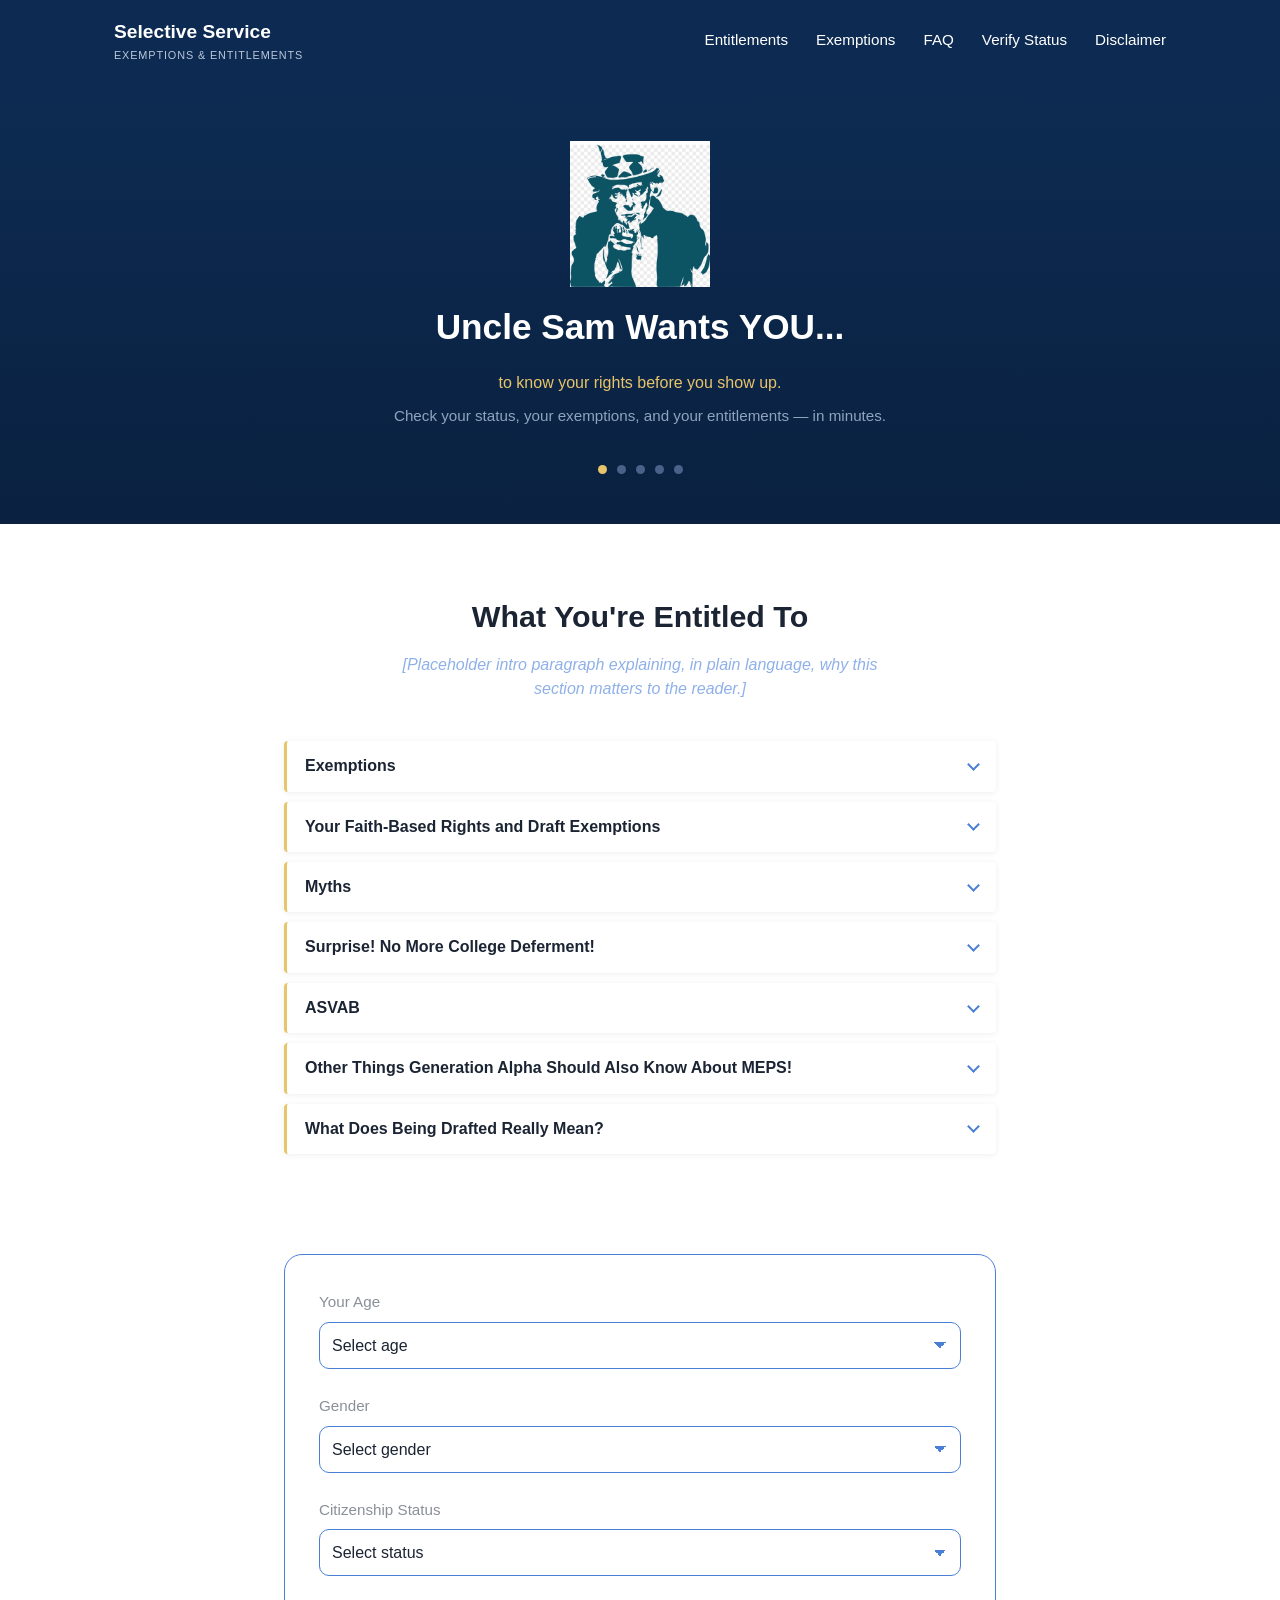
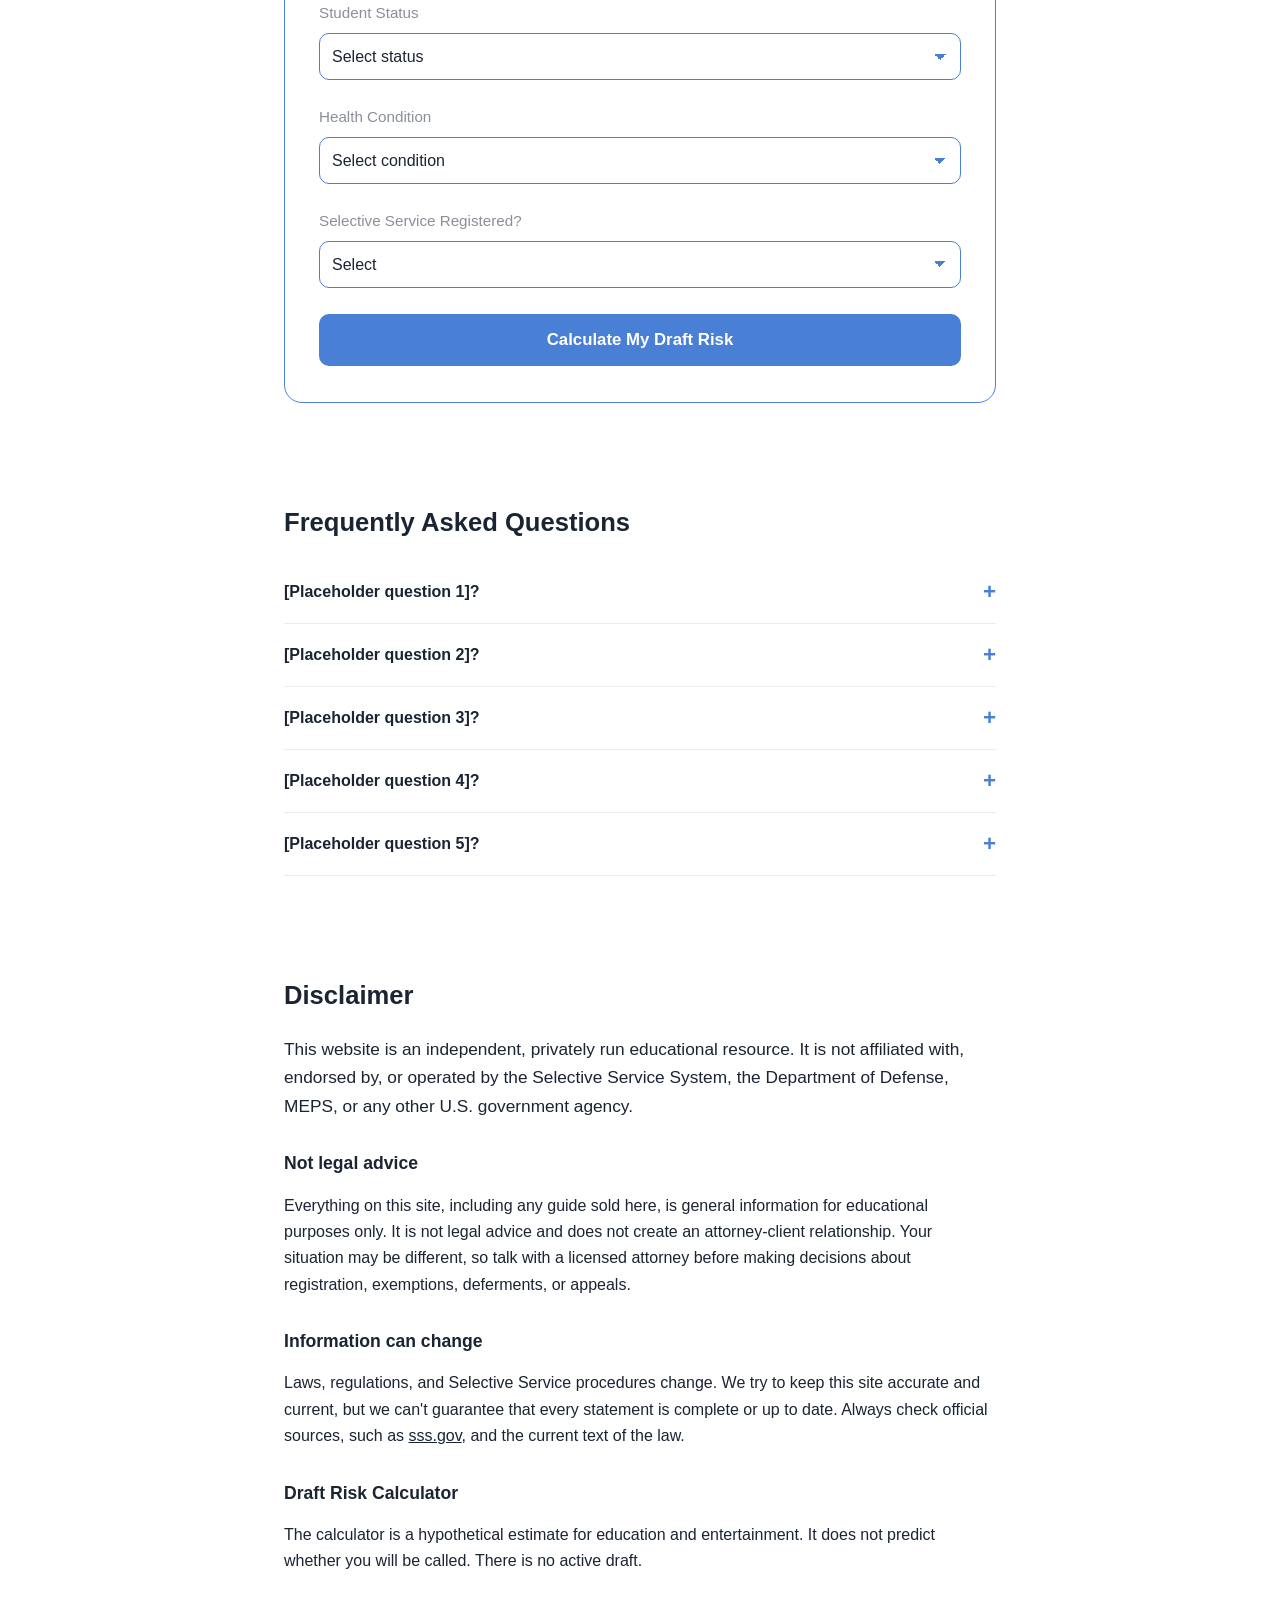
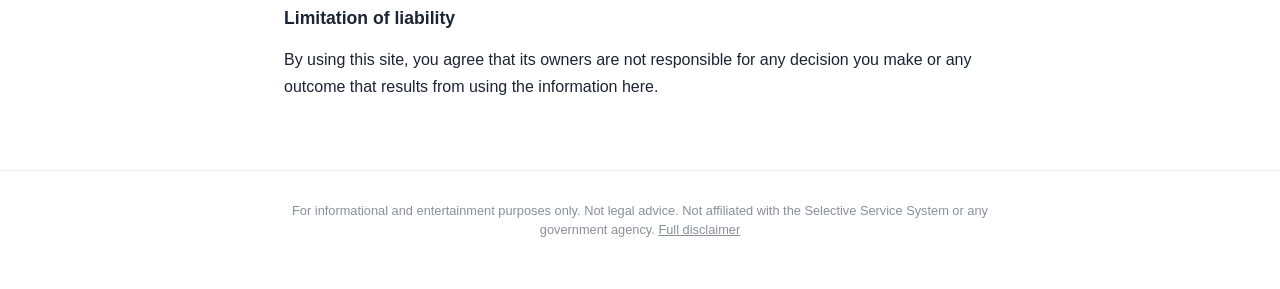
<file: index.html>
<!DOCTYPE html>
<html lang="en">
<head>
  <meta charset="UTF-8">
  <meta name="viewport" content="width=device-width, initial-scale=1.0">
  <title>Selective Service Exemptions &amp; Entitlements</title>
  <meta name="description" content="Know your rights before you show up. Check your status, your exemptions, and your entitlements — in minutes.">
  <link rel="stylesheet" href="style.css">
</head>
<body id="top">

  <header class="site-header">
    <div class="wrap header-row">
      <a class="brand" href="#top">
        <p class="brand-title">Selective Service</p>
        <p class="brand-sub">Exemptions &amp; Entitlements</p>
      </a>
      <nav class="mainnav">
        <a href="#entitled">Entitlements</a>
        <a href="#exemptions">Exemptions</a>
        <a href="#faq">FAQ</a>
        <a href="https://www.sss.gov/verify/" target="_blank" rel="noopener">Verify Status</a>
        <a href="#disclaimer-section">Disclaimer</a>
      </nav>
    </div>
  </header>

  <main>
    <section class="hero">
      <div class="wrap">
        <img class="hero-img" src="images/uncle-sam.png" alt="Uncle Sam pointing">
        <div class="hero-slide active">
          <h1>Uncle Sam Wants YOU...</h1>
          <p class="tagline">to know your rights before you show up.</p>
          <p class="lede">Check your status, your exemptions, and your entitlements — in minutes.</p>
        </div>
        <a class="hero-slide" href="#myths">
          <h1>It's a MYTH that men are drafted directly into the military! A draft is orders to "show up" for exemption evaluation.</h1>
        </a>
        <a class="hero-slide" href="#college-deferment">
          <h1>Surprise! No More College Deferment!</h1>
        </a>
        <div class="hero-slide">
          <h1>[Placeholder Slide 4 Headline]</h1>
          <p class="tagline">[Placeholder slide 4: one-line call to action.]</p>
          <p class="lede">[Placeholder slide 4: one-line supporting detail.]</p>
        </div>
        <div class="hero-slide">
          <h1>[Placeholder Slide 5 Headline]</h1>
          <p class="tagline">[Placeholder slide 5: one-line call to action.]</p>
          <p class="lede">[Placeholder slide 5: one-line supporting detail.]</p>
        </div>
        <div class="dots">
          <button type="button" class="active" aria-label="Slide 1"></button>
          <button type="button" aria-label="Slide 2"></button>
          <button type="button" aria-label="Slide 3"></button>
          <button type="button" aria-label="Slide 4"></button>
          <button type="button" aria-label="Slide 5"></button>
        </div>
      </div>
    </section>

    <section id="entitled">
      <div class="wrap">
        <h2 class="section-title">What You're Entitled To</h2>
        <p class="section-intro">[Placeholder intro paragraph explaining, in plain language, why this section matters to the reader.]</p>

        <div class="cards">
          <div class="card" id="exemptions">
            <button class="card-toggle" type="button" aria-expanded="false">
              <span>Exemptions</span><span class="chev" aria-hidden="true"></span>
            </button>
            <div class="card-body">
              <div class="content">
<p class="key-note">The following categories are currently automatically exempt:</p>
          <ul>
            <li>Non-immigrant visa holders such as foreign students, visitors, tourists, and diplomats are exempt.</li>
            <li>Active-duty military personnel are exempt from the draft.</li>
            <li>Women are currently exempt from the selective service draft.</li>
          </ul>
          <p>The following individuals are also exempt from military induction but must still register until December 2026.</p>
          <p>To claim the following exemptions simply send the Selective Service a LETTER OF EXEMPTION CLAIM to your selective service "local board" postmarked within ten days of receiving a draft notice in the mail. Your letter informs the selective service that you are claiming your exemptions and you are not required to show up at MEPS for processing — your letter will be reviewed by the local volunteer claims board and the local volunteer board will schedule your exemption meeting for approval or disapproval.</p>
          <p>The following categories are entitled to exemption and or deferment:</p>
          <ul>
            <li>Duly ordained ministers, Clergy / regular ministers (not ordained), ministerial students</li>
            <li>Men with disabilities —</li>
            <li>Undocumented immigrants</li>
            <li>Sole surviving sons —</li>
          </ul>
          <h4>Deferments if drafted</h4>
          <ul>
            <li>High school students — until graduation or age 20</li>
            <li>College students — until end of current semester</li>
            <li>Hardship — induction would cause severe hardship to dependent Children</li>
            <li>Disqualifying medical or psychological conditions (determined at MEPS)</li>
            <li>Conscientious objector status (moral/religious opposition to war) — sub categories of conscientious objector:</li>
          </ul>
          <ol>
            <li>Member of a church with conscientious objector theology</li>
            <li>Self held beliefs</li>
            <li>You are the chief duly ordained minister of a church entity with conscience objector tenets. You maintain, teach, preach, and/or evangelize faith based conscientious objector canon- theology.</li>
          </ol>
          <ul>
            <li>Certain elected officials — while in office</li>
            <li>Veterans who already served</li>
          </ul>
          <p><strong>Important foot note</strong> - Local boards currently exist only in "standby" status — they aren't actively staffed or operating unless a draft is reactivated, and Selective Service doesn't publish local board addresses or contact information. So in practice, there's often nowhere to mail a letter to.</p>
          <p>The practical solution: since MEPS's entire purpose is to determine your "availability," you can drop your exemption claim letter off at the MEPS front desk in person — get a receipt or signed proof of delivery — or simply mail it to your local MEPS address, which, unlike the standby local boards, is active and publicly listed.</p>
          <p><strong>Process:</strong> A claim is filed or mailed → local board reviews and decides → if granted, exempt, no further testing needed (since availability-for-induction is already resolved) → if entitlement is denied, registrant may appeal multiple times → only once appeals are exhausted does the registrant proceed toward MEPS evaluation.</p>
          <p><strong>Footnote:</strong> You are entitled by law to show up at MEPS and claim your exemptions in person — that is the sole purpose MEPS exists to serve. The letter option isn't a requirement; it's an accommodation, a legal courtesy that lets you avoid making the trip to a MEPS processing station when your exemption can already be established on paper, saving you (and specifically MEPS) the time of an in-person process that would reach the same result. Such that if you did show up to a MEPS station on the date of the draft letter notice MEPS would send you home anyhow but MEPS would have wasted precious time that could have instead been used to process other applicants.</p>
          <p><strong>Best Strategy:</strong> The clearest way to proceed is simple: make your claim at MEPS. Be courteous — don't waste MEPS staff's time. Make your exemption claim immediately upon arrival so they can forward your case to the local board without further processing and send you home immediately!</p>
          <p>This is simply how the process works, step by step. The draftee fulfills his "show up" obligation the first time by reporting to MEPS on the scheduled date and making his exemption claim in person (32 C.F.R. § 1624.5(a) sets that date at least 10 days after the order is issued). MEPS then forwards the exemption claim to a volunteer local board (32 C.F.R. § 1605.53), who are required to give at least 10 days' notice before the appearance (32 C.F.R. § 1648.4(a)). The draftee actually fulfills his legal liability to "show up" obligation a second time by appearing at that board hearing. That's at least 20 days built into the process before the case is even heard the first time — and since 10 days is only the required minimum, not a maximum, the actual hearing date depends on the board's own schedule and could land further out.</p>
          <p>If a scheduled date doesn't work, the draftee can "push" the date out further under law (32 C.F.R. § 1648.4(b)). The volunteer board must then find time to review the request and respond, and the draftee can respond in turn — each exchange adding further time before the case is finally heard. The local board's decision on your "AVAILABILTY" for induction can then be appealed to the district appeal board, then to the National Appeal Board, and finally to the "real" court system. This all takes time!</p>
              </div>
            </div>
          </div>
          <div class="card" id="faith-based-rights">
            <button class="card-toggle" type="button" aria-expanded="false">
              <span>Your Faith-Based Rights and Draft Exemptions</span><span class="chev" aria-hidden="true"></span>
            </button>
            <div class="card-body">
              <div class="content">
<p class="key-note">"Duly ordained ministers" are exempt from military service under federal law — 50 U.S.C. § 3806(g)(1) (exemptions for ministers).</p>
          <p>Currently, all U.S. males with a phone in their hand can get officially ordained online in about sixty seconds or less. In fact, duly ordained literally means officially ordained. The Selective Service minister exemption requires two parts to claim the minister exemption: the draftee must be duly ordained, and also full-time. All citizens have the lawful right to create their own 508(c)(1)(a) faith-based church entity in about an hour with the help of AI and online resources — and immediately become the instant full time founding father and chief ordained minister of a 508 c1a protected church entity. Modern technology, the hand held cell phone and the internet, make it possible for generation alpha males, females, all draftees and any American to lawfully and instantly achieve all selective service guidelines for the ministerial exemption. Even active duty personnel can create church entities because this is your God given right to create a church or Faith Based Organization at any point in time and with modern technology you can create a church and receive your official ordination in seconds.</p>
          <p>So, if a future draft is enacted and you are both duly ordained and you created your 508c1a church, if the lottery randomly lands on your birthday and you receive a draft lottery notice, you are entitled to submit a ministerial exemption claim letter postmarked ten days before your scheduled report date (32 C.F.R. § 1633(a)</p>
          <p>If you are Duly ordained and a founding father of a church entity you would not report to MEPS while your ministerial exemption claim is pending review by the appeals board. If the appeal claim is granted according to selective service regulation you are exempt from military service (§ 1633(h)). If denied, you may appeal three more times and then appeal to the "real" legal system.</p>
          <div class="purchase-block">
            <p class="purchase-blurb">Complete Ministerial Entitlement Guide — for additional detail on full-time ministry and appeals protocols, Establishment Clause violations, precedent, and additional exemptions activated as chief ordained minister of a 508(c)(1)(a). And all Disability exemptions with or without actual impairment one can purchase full exemption entitlement rights and protocols.</p>
            <button type="button" class="purchase-btn" disabled="" title="Checkout coming soon">Buy Now — $129</button>
          </div>
              </div>
            </div>
          </div>
          <div class="card" id="myths">
            <button class="card-toggle" type="button" aria-expanded="false">
              <span>Myths</span><span class="chev" aria-hidden="true"></span>
            </button>
            <div class="card-body">
              <div class="content">
<p class="key-note">People believe the false <strong>MYTH</strong> that men are "drafted into the military," but in reality a draft notice only requires men to report or "show up" at MEPS for evaluation. (50 U.S.C. § 3803)</p>

          <h4>What a draftee should know</h4>
          <p>You cannot be directly drafted into the military. A draft letter is simply an order telling you to show up at MEPS for medical, mental, and exemption evaluation.</p>

          <h4>Registration is not induction — what the statute actually says</h4>
          <p>Under 50 U.S.C. § 3803(a), every registrant shall be "immediately liable for classification and examination, and shall, as soon as practicable following his registration, be so classified and examined, both physically and mentally, in order to determine his <strong>AVAILABILITY</strong> for induction for military training and service in the Armed Forces." Induction is explicitly a separate, determination — induction is not the same event as being called up for evaluation by a draft letter. Showing up for evaluation is what the law requires. What happens afterward is a different legal question.</p>

          <p>After December 15, 2026 all young men are no longer liable for "classification" because the selective service will "automatically register" men for the draft process. Therefor all draftees only have one lawful obligation or liability - to show up at MEPS for exemption entitlements and medical examinations - additionally a draftee can send a exemption letter ten days prior to any MEPS evaluation appointment date to defer that evaluation and shift the entire process to the local volunteer appeals board.</p>

          <p><strong>YOU ARE NOT LIABLE TO JOIN THE MILITARY</strong> - you are liable to "show up" to MEPS for an examination of "availability". Additionally a draftee can send meps an exemption letter ten days before your MEPS evaluation date so the selective service appeals board can "determine your exemptions to availability". That's it nothing more! So if you "show up" to examination and verbally claim exemptions at MEPS or you send your official exemption letter up to ten days ahead of time you have fulfilled all your lawfull obligations of the entire selective service process and complied with the law in totality!</p>

          <h4>How a draft would actually be processed, if one were ever activated</h4>
          <ul>
            <li><strong>Lottery:</strong> Each of the 365 birth dates is randomly assigned a number, 1–365, fixing everyone's position in the sequence.</li>
            <li><strong>Age-group priority:</strong> Age 20 is called first, then 21, 22, 23, 24, 25, then back to 19, then 18 year old males.</li>
            <li><strong>Local boards send draft notices</strong> to names that match the random lottery birthdates chosen by the selective service lottery system.</li>
          </ul>

          <p>mail is sent to young men with birthdates that match the random lottery drawing numbers and ordered to report for "classification" (notice how you are ordered to report for "classification" - you are not ordered to join the military!) You are ordered to basically have a medical exam for physical/mental/and moral evaluation at MEPS and to claim any or all exemptions at MEPS or agin via the letter you send them prior to an exam.</p>

          <ul>
            <li>A draftees exemption claims are filed at this stage — you can send MEPS a letter ten days prior to your scheduled examination date or you can simply show up at MEPS, waste their time and inform Meps what lawful exemptions you will be claiming. Since the purposes of the classification exam is to litarly determine exemptions a draftee can absolutely inform MEPS of his exemption claims at the MEPS facility and any time during the "classification process" in layman's terms if you get drafted you can always simply follow the law and "show up" at MEPS according to the draft notice and tell MEPS that you are exempt.</li>
            <li>Your exemption claim will be sent to the local volunteer board of appeal. Your exemption claims are exactly what is transferred to the local volunteer board of appeals. MEPS cannot attempt to perform any evaluations of any kind if you have submitted verbally or in writing an exemption claims. A pending appeal is a distinct status — a draftee is neither inducted, deferred, nor exempted until the all levels of appeals are resolved. An exemption claim puts all MEPS evaluations on permanent hold until the entire appeals process is complete to include appealing to a "real" judicial court system.</li>
          </ul>
              </div>
            </div>
          </div>
          <div class="card" id="college-deferment">
            <button class="card-toggle" type="button" aria-expanded="false">
              <span>Surprise! No More College Deferment!</span><span class="chev" aria-hidden="true"></span>
            </button>
            <div class="card-body">
              <div class="content">
<p class="key-note">What most people call the "college deferment" no longer exists. Before 1971, full-time students got Class II-S — protection that ran until graduation, effectively covering the whole college degree program of the student! A college student was historically deferred from the draft lottery, but not anymore.</p>
          <p>Congress ended that in 1971 (via H.R. 6531, signed by Nixon). What replaced it isn't a college deferment at all — it's a <strong>semester deferment</strong>. Under current Selective Service rules, a student's induction can only be postponed to the end of the current semester (or, for seniors, the end of the academic year) — not until the degree is finished.</p>
          <p>That means, for example, if a draftee receives a draft notice in the middle of a school semester — say, around Thanksgiving — the draftee would now be forced to process at MEPS a few weeks later in mid-December at the end of the school semester, regardless of how much of the degree remains. The government still calls it "college deferment," but Americans will be shocked to learn it's only a few weeks' deferment. I guess if you get the draft notice on the first day of college classes, then you get a few months before they take you to MEPS!</p>
          <p>So college and university is definitely not a recommended entitlement program. You could however get instantly duly ordained in college and preach about your new 508 c1a church while attending school. (Dickinson v. United States, 346 U.S. 389, 393–94 — simultaneous secular work permitted). One can be a full time preacher and student, or full time preacher and full time employee, at the same time — then you could stay in school as long as you needed to complete your degree while evangelizing your college peers for faith based purposes and missions of your church! Heavens Almighty! You can even change your college major to theology.</p>
              </div>
            </div>
          </div>
          <div class="card" id="asvab">
            <button class="card-toggle" type="button" aria-expanded="false">
              <span>ASVAB</span><span class="chev" aria-hidden="true"></span>
            </button>
            <div class="card-body">
              <div class="content">
<p class="key-note"><strong>Score 9th percentile or below on the AFQT, and you're disqualified from military service — no exemption needed.</strong></p>
          <p>Many draftees will be denied induction into military service because they achieve a failing score on the ASVAB. If you score in Category V (1st–9th percentile) on the AFQT, you cannot join the military.</p>
          <p>"Exemption = a status-based legal carve-out. It exists regardless of your physical condition — it's about who you are (a duly ordained minister, or a conscientious objector). An exemption is something you claim, and a board grants it based on your status/beliefs, not your body.</p>
          <ul>
            <li>Disqualification = a fitness-based finding. It's about whether your body/mind meets the military's medical, mental, and moral standards. This is what MEPS actually exists to determine. You don't "claim" a disqualification — MEPS tests for it and either finds you fit or unfit.</li>
          </ul>
          <p>So where does the ASVAB fit? The ASVAB (Armed Services Vocational Aptitude Battery) is neither an exemption nor strictly a medical disqualification — it's a third, separate category: an aptitude/qualification screen. §3803(a) itself references this directly — it sets "the passing requirement for the Armed Forces Qualification Test... at a percentile score of 10 points." Scoring below that threshold doesn't exempt you (you're not claiming any status) and it isn't a medical disqualification (nothing physically or mentally wrong necessarily) — it's a failure to meet the minimum aptitude standard, which independently bars induction."</p>
              </div>
            </div>
          </div>
          <div class="card" id="meps">
            <button class="card-toggle" type="button" aria-expanded="false">
              <span>Other Things Generation Alpha Should Also Know About MEPS!</span><span class="chev" aria-hidden="true"></span>
            </button>
            <div class="card-body">
              <div class="content">
<h4>1) You Are a Civilian Even If Drafted</h4>
          <p class="key-note">Again, being drafted does not place you into the military — this is very important for draftees to understand and remember. You are not drafted into the military; you are drafted to report to MEPS for exemption evaluation as a civilian. This is why your appeal goes before a local volunteer review board — who could even be your own neighbors — and never before a JAG (Judge Advocate General) military court.</p>
          <p>Yes, everyone at MEPS remains a civilian throughout the entire evaluation process. The physical exam, mental screening, moral/background review, and ASVAB are all things done to a civilian, not a service member. Nothing about being present at MEPS or being processed changes your legal status.</p>
          <p>The exact legal trigger for the status change is the Oath of Enlistment/Induction, codified at 10 U.S.C. § 502, and confirmed directly: "Taking the oath immediately places the individual under the jurisdiction of military law and discipline." Another source pins the statutory basis even more precisely: "Under federal law, taking the oath is the moment your change of status becomes effective and you fall under military jurisdiction (10 U.S.C. § 802 – Art. 2, Persons Subject to This Chapter)."</p>

          <h4>MEPS Is Regulated to Treat You Appropriately</h4>
          <p>This isn't just an absence of authority over you — it's an affirmative duty on MEPS itself. USMEPCOM Regulation 601-23 requires that "applicants will always be treated with dignity and respect" under its official Red Carpet Treatment policy. The regulation goes further, instructing staff to recognize that "visiting MEPS is often an applicant's first exposure to the Armed Forces," and that every applicant "has unique concerns, problems, and questions" — deserving of individual attention, not just processing. You're not just protected by the absence of military jurisdiction; the military's own regulations obligate MEPS to treat you well while you're there.</p>

          <h4>You Maintain All Your Civilian Rights at MEPS</h4>
          <p>Because you're still a civilian, all your ordinary civilian rights stay in effect — including the right to consent, and the right to withhold it. Much of what MEPS asks for, including your medical history, is explicitly voluntary. The government's own form (DD Form 2807-2) states it plainly: "DISCLOSURE: Voluntary; however, failure to provide the requested information may result in an inability to process your application." A consent form cannot, by definition, be forced — if it could be compelled, it wouldn't be consent.</p>
          <p>MEPS staff won't necessarily tell you this out loud. Often they'll simply ask you a battery of medical questions and type your answers directly into a computer — no form in front of you, no reminder that you can decline. That doesn't change your right. You can say "no, thank you" to any question, on paper or spoken aloud, at any point.</p>
          <p>MEPS staff have no UCMJ authority over a civilian, no power to send military police after you, and no ability to compel your consent. If you decline, the only real consequence is that your processing doesn't move forward — it gets sent to the appeals board, the same review process that handles every other unresolved claim.</p>
          <p>And because you remain a civilian, if MEPS staff cross the line — slander, coercion, threats, or physical mistreatment — you can file charges against them, the same as you could against anyone else, at any time. Even after you receive a draft notice, you remain a civilian throughout the entire process — examination, exemption evaluation, and appeals. If MEPS treats you badly, that means you can file charges against them, sue them, and use what happened as evidence in your own appeal. If MEPS staff treats you badly, they additionally violate their own "red carpet" regulations and internal policy of MEPS staff conduct.</p>
              </div>
            </div>
          </div>
          <div class="card" id="being-drafted">
            <button class="card-toggle" type="button" aria-expanded="false">
              <span>What Does Being Drafted Really Mean?</span><span class="chev" aria-hidden="true"></span>
            </button>
            <div class="card-body">
              <div class="content">
<p class="key-note">If a draft is ever enacted and you receive an order, here's what the law actually requires of you. You are only "ordered" to show up to be evaluated for availability, exemption, and deferments.</p>
          <p>The law does not say you must "join the military." It does not say you must "serve." It says you are liable for classification and examination — meaning you can be called up to be evaluated, not that showing up automatically makes you a soldier. Whether you're ever actually inducted depends entirely on what that evaluation finds, and on whether you have a valid exemption, deferment, or disqualification — none of which can be known until you're actually examined.</p>
          <p>Registration itself (§3802) only requires you to give your identity — name, birthdate, address, Social Security number. Nothing more - and that performance clause is void and not applicable after December 2026. The next step, if a draft is activated (§3803), only requires you to show up and be classified and examined. Induction — actually becoming a service member — is a separate, later, conditional outcome that depends on that examination, not something the law requires of you directly.</p>
          <p>So when a draft notice arrives, it is not a summons to war. It is a summons to an evaluation. Know that distinction, and you'll understand exactly what the law is actually asking of you — and what it isn't.</p>
              </div>
            </div>
          </div>
        </div>
      </div>
    </section>

    <section id="calculator">
      <div class="wrap">
        <form class="calc" id="riskForm">
          <div class="field">
            <label for="age">Your Age</label>
            <select id="age" required>
              <option value="">Select age</option>
              <option value="17">17 or younger</option>
              <option value="18">18</option>
              <option value="19">19</option>
              <option value="20">20</option>
              <option value="21">21</option>
              <option value="22">22</option>
              <option value="23">23</option>
              <option value="24">24</option>
              <option value="25">25</option>
              <option value="26">26 or older</option>
            </select>
          </div>

          <div class="field">
            <label for="gender">Gender</label>
            <select id="gender" required>
              <option value="">Select gender</option>
              <option value="male">Male</option>
              <option value="female">Female</option>
            </select>
          </div>

          <div class="field">
            <label for="citizenship">Citizenship Status</label>
            <select id="citizenship" required>
              <option value="">Select status</option>
              <option value="citizen">U.S. Citizen</option>
              <option value="immigrant">Immigrant in U.S.</option>
              <option value="nonresident">Non-U.S. Resident</option>
            </select>
          </div>

          <div class="field">
            <label for="student">Student Status</label>
            <select id="student" required>
              <option value="">Select status</option>
              <option value="highschool">High School Student</option>
              <option value="college">College Student</option>
              <option value="notstudent">Not a Student</option>
            </select>
          </div>

          <div class="field">
            <label for="health">Health Condition</label>
            <select id="health" required>
              <option value="">Select condition</option>
              <option value="healthy">Healthy / Fit</option>
              <option value="minor">Minor Condition</option>
              <option value="major">Major Condition / Disability</option>
            </select>
          </div>

          <div class="field">
            <label for="registered">Selective Service Registered?</label>
            <select id="registered" required>
              <option value="">Select</option>
              <option value="yes">Yes</option>
              <option value="no">No</option>
              <option value="notsure">Not Sure</option>
            </select>
          </div>

          <button type="submit" class="btn">Calculate My Draft Risk</button>

          <div class="result" id="result" aria-live="polite"></div>
        </form>
      </div>
    </section>

    <section class="faq" id="faq">
      <div class="wrap">
        <h2>Frequently Asked Questions</h2>

        <div class="faq-item">
          <button class="faq-q" type="button">[Placeholder question 1]? <span class="icon">+</span></button>
          <div class="faq-a">[Placeholder answer text goes here.]</div>
        </div>
        <div class="faq-item">
          <button class="faq-q" type="button">[Placeholder question 2]? <span class="icon">+</span></button>
          <div class="faq-a">[Placeholder answer text goes here.]</div>
        </div>
        <div class="faq-item">
          <button class="faq-q" type="button">[Placeholder question 3]? <span class="icon">+</span></button>
          <div class="faq-a">[Placeholder answer text goes here.]</div>
        </div>
        <div class="faq-item">
          <button class="faq-q" type="button">[Placeholder question 4]? <span class="icon">+</span></button>
          <div class="faq-a">[Placeholder answer text goes here.]</div>
        </div>
        <div class="faq-item">
          <button class="faq-q" type="button">[Placeholder question 5]? <span class="icon">+</span></button>
          <div class="faq-a">[Placeholder answer text goes here.]</div>
        </div>
      </div>
    </section>
    <section class="disclaimer-section" id="disclaimer-section">
      <div class="wrap">
        <h2>Disclaimer</h2>
        <div class="content">
<p class="key-note">This website is an independent, privately run educational resource. It is not affiliated with, endorsed by, or operated by the Selective Service System, the Department of Defense, MEPS, or any other U.S. government agency.</p>
        <h4>Not legal advice</h4>
        <p>Everything on this site, including any guide sold here, is general information for educational purposes only. It is not legal advice and does not create an attorney-client relationship. Your situation may be different, so talk with a licensed attorney before making decisions about registration, exemptions, deferments, or appeals.</p>
        <h4>Information can change</h4>
        <p>Laws, regulations, and Selective Service procedures change. We try to keep this site accurate and current, but we can't guarantee that every statement is complete or up to date. Always check official sources, such as <a href="https://www.sss.gov" target="_blank" rel="noopener">sss.gov</a>, and the current text of the law.</p>
        <h4>Draft Risk Calculator</h4>
        <p>The calculator is a hypothetical estimate for education and entertainment. It does not predict whether you will be called. There is no active draft.</p>
        <h4>Limitation of liability</h4>
        <p>By using this site, you agree that its owners are not responsible for any decision you make or any outcome that results from using the information here.</p>
        </div>
      </div>
    </section>
  </main>

  <footer id="disclaimer">
    <div class="wrap">For informational and entertainment purposes only. Not legal advice. Not affiliated with the Selective Service System or any government agency. <a href="#disclaimer-section">Full disclaimer</a></div>
  </footer>

  <script src="script.js"></script>
</body>
</html>
</file>
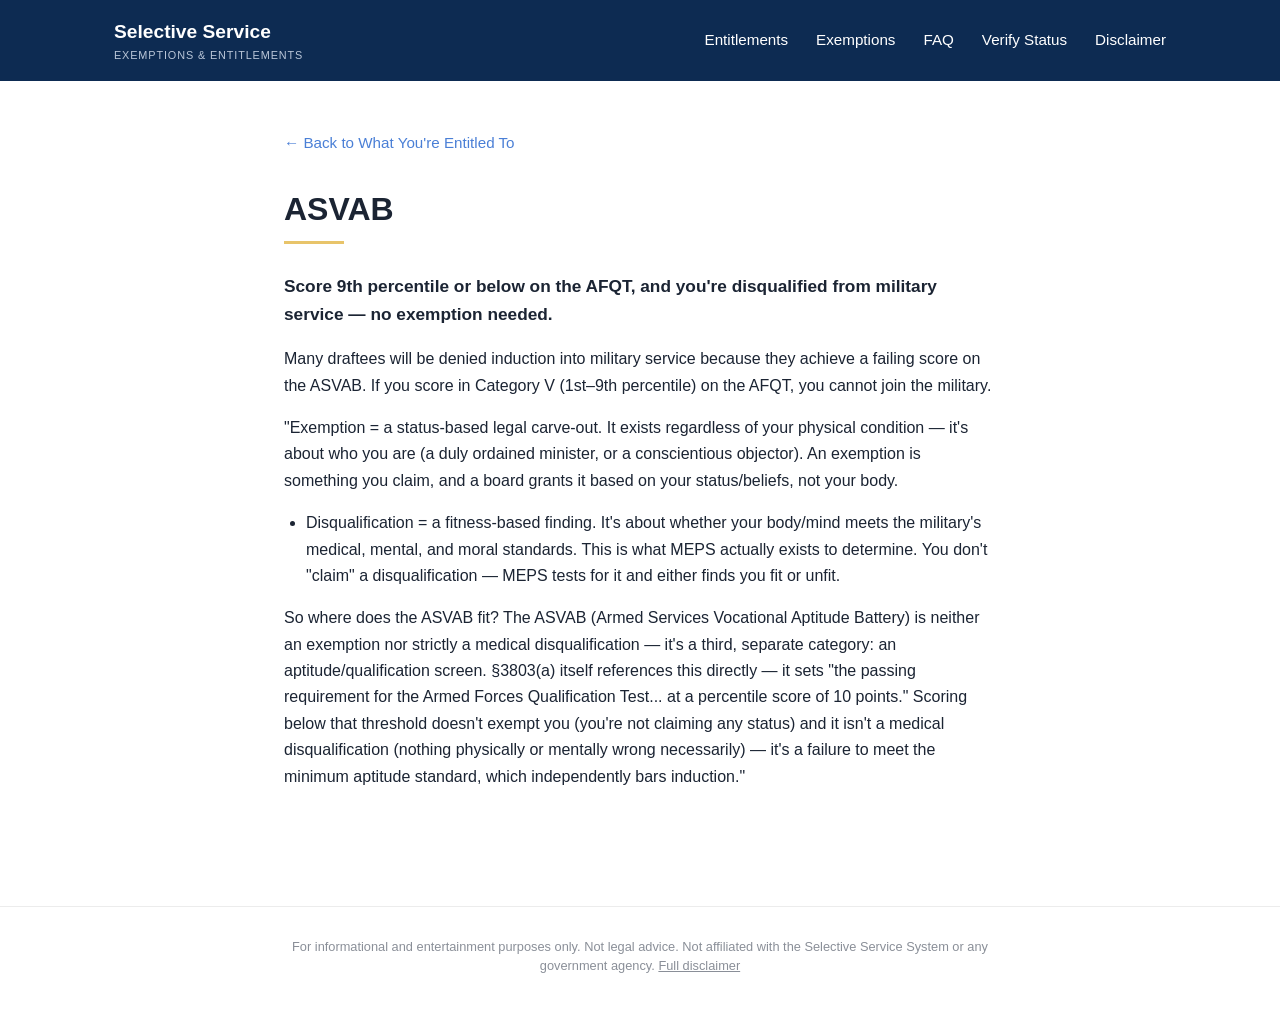
<file: pages/asvab.html>
<!DOCTYPE html>
<html lang="en">
<head>
  <meta charset="UTF-8">
  <meta name="viewport" content="width=device-width, initial-scale=1.0">
  <title>ASVAB | Selective Service Exemptions &amp; Entitlements</title>
  <link rel="stylesheet" href="../style.css">
</head>
<body>
  <header class="site-header">
    <div class="wrap header-row">
      <a class="brand" href="../index.html">
        <p class="brand-title">Selective Service</p>
        <p class="brand-sub">Exemptions &amp; Entitlements</p>
      </a>
      <nav class="mainnav">
        <a href="../index.html#entitled">Entitlements</a>
        <a href="../pages/exemptions.html">Exemptions</a>
        <a href="../pages/faq.html">FAQ</a>
        <a href="https://www.sss.gov/verify/" target="_blank" rel="noopener">Verify Status</a>
        <a href="../pages/disclaimer.html">Disclaimer</a>
      </nav>
    </div>
  </header>
  <main class="page">
    <div class="wrap">
      <a class="back" href="../index.html#entitled">&larr; Back to What You're Entitled To</a>
      <h1>ASVAB</h1>
      <div class="accent"></div>
      <div class="content">
<p class="key-note"><strong>Score 9th percentile or below on the AFQT, and you're disqualified from military service — no exemption needed.</strong></p>
          <p>Many draftees will be denied induction into military service because they achieve a failing score on the ASVAB. If you score in Category V (1st–9th percentile) on the AFQT, you cannot join the military.</p>
          <p>"Exemption = a status-based legal carve-out. It exists regardless of your physical condition — it's about who you are (a duly ordained minister, or a conscientious objector). An exemption is something you claim, and a board grants it based on your status/beliefs, not your body.</p>
          <ul>
            <li>Disqualification = a fitness-based finding. It's about whether your body/mind meets the military's medical, mental, and moral standards. This is what MEPS actually exists to determine. You don't "claim" a disqualification — MEPS tests for it and either finds you fit or unfit.</li>
          </ul>
          <p>So where does the ASVAB fit? The ASVAB (Armed Services Vocational Aptitude Battery) is neither an exemption nor strictly a medical disqualification — it's a third, separate category: an aptitude/qualification screen. §3803(a) itself references this directly — it sets "the passing requirement for the Armed Forces Qualification Test... at a percentile score of 10 points." Scoring below that threshold doesn't exempt you (you're not claiming any status) and it isn't a medical disqualification (nothing physically or mentally wrong necessarily) — it's a failure to meet the minimum aptitude standard, which independently bars induction."</p>
      </div>
    </div>
  </main>
  <footer id="disclaimer">
    <div class="wrap">For informational and entertainment purposes only. Not legal advice. Not affiliated with the Selective Service System or any government agency. <a href="../pages/disclaimer.html">Full disclaimer</a></div>
  </footer>
</body>
</html>
</file>
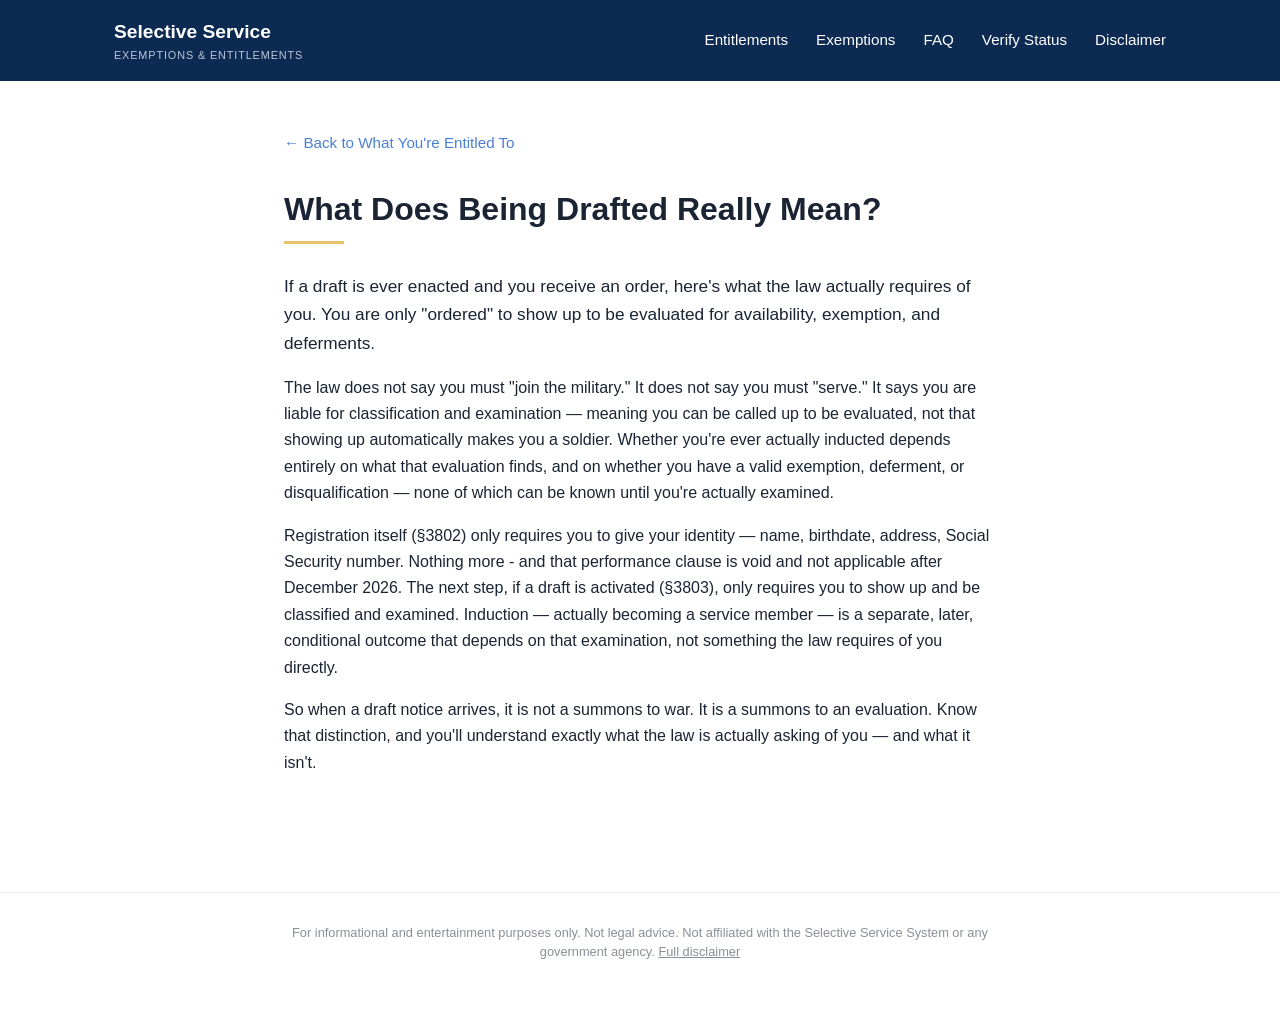
<file: pages/being-drafted.html>
<!DOCTYPE html>
<html lang="en">
<head>
  <meta charset="UTF-8">
  <meta name="viewport" content="width=device-width, initial-scale=1.0">
  <title>What Does Being Drafted Really Mean? | Selective Service Exemptions &amp; Entitlements</title>
  <link rel="stylesheet" href="../style.css">
</head>
<body>
  <header class="site-header">
    <div class="wrap header-row">
      <a class="brand" href="../index.html">
        <p class="brand-title">Selective Service</p>
        <p class="brand-sub">Exemptions &amp; Entitlements</p>
      </a>
      <nav class="mainnav">
        <a href="../index.html#entitled">Entitlements</a>
        <a href="../pages/exemptions.html">Exemptions</a>
        <a href="../pages/faq.html">FAQ</a>
        <a href="https://www.sss.gov/verify/" target="_blank" rel="noopener">Verify Status</a>
        <a href="../pages/disclaimer.html">Disclaimer</a>
      </nav>
    </div>
  </header>
  <main class="page">
    <div class="wrap">
      <a class="back" href="../index.html#entitled">&larr; Back to What You're Entitled To</a>
      <h1>What Does Being Drafted Really Mean?</h1>
      <div class="accent"></div>
      <div class="content">
<p class="key-note">If a draft is ever enacted and you receive an order, here's what the law actually requires of you. You are only "ordered" to show up to be evaluated for availability, exemption, and deferments.</p>
          <p>The law does not say you must "join the military." It does not say you must "serve." It says you are liable for classification and examination — meaning you can be called up to be evaluated, not that showing up automatically makes you a soldier. Whether you're ever actually inducted depends entirely on what that evaluation finds, and on whether you have a valid exemption, deferment, or disqualification — none of which can be known until you're actually examined.</p>
          <p>Registration itself (§3802) only requires you to give your identity — name, birthdate, address, Social Security number. Nothing more - and that performance clause is void and not applicable after December 2026. The next step, if a draft is activated (§3803), only requires you to show up and be classified and examined. Induction — actually becoming a service member — is a separate, later, conditional outcome that depends on that examination, not something the law requires of you directly.</p>
          <p>So when a draft notice arrives, it is not a summons to war. It is a summons to an evaluation. Know that distinction, and you'll understand exactly what the law is actually asking of you — and what it isn't.</p>
      </div>
    </div>
  </main>
  <footer id="disclaimer">
    <div class="wrap">For informational and entertainment purposes only. Not legal advice. Not affiliated with the Selective Service System or any government agency. <a href="../pages/disclaimer.html">Full disclaimer</a></div>
  </footer>
</body>
</html>
</file>
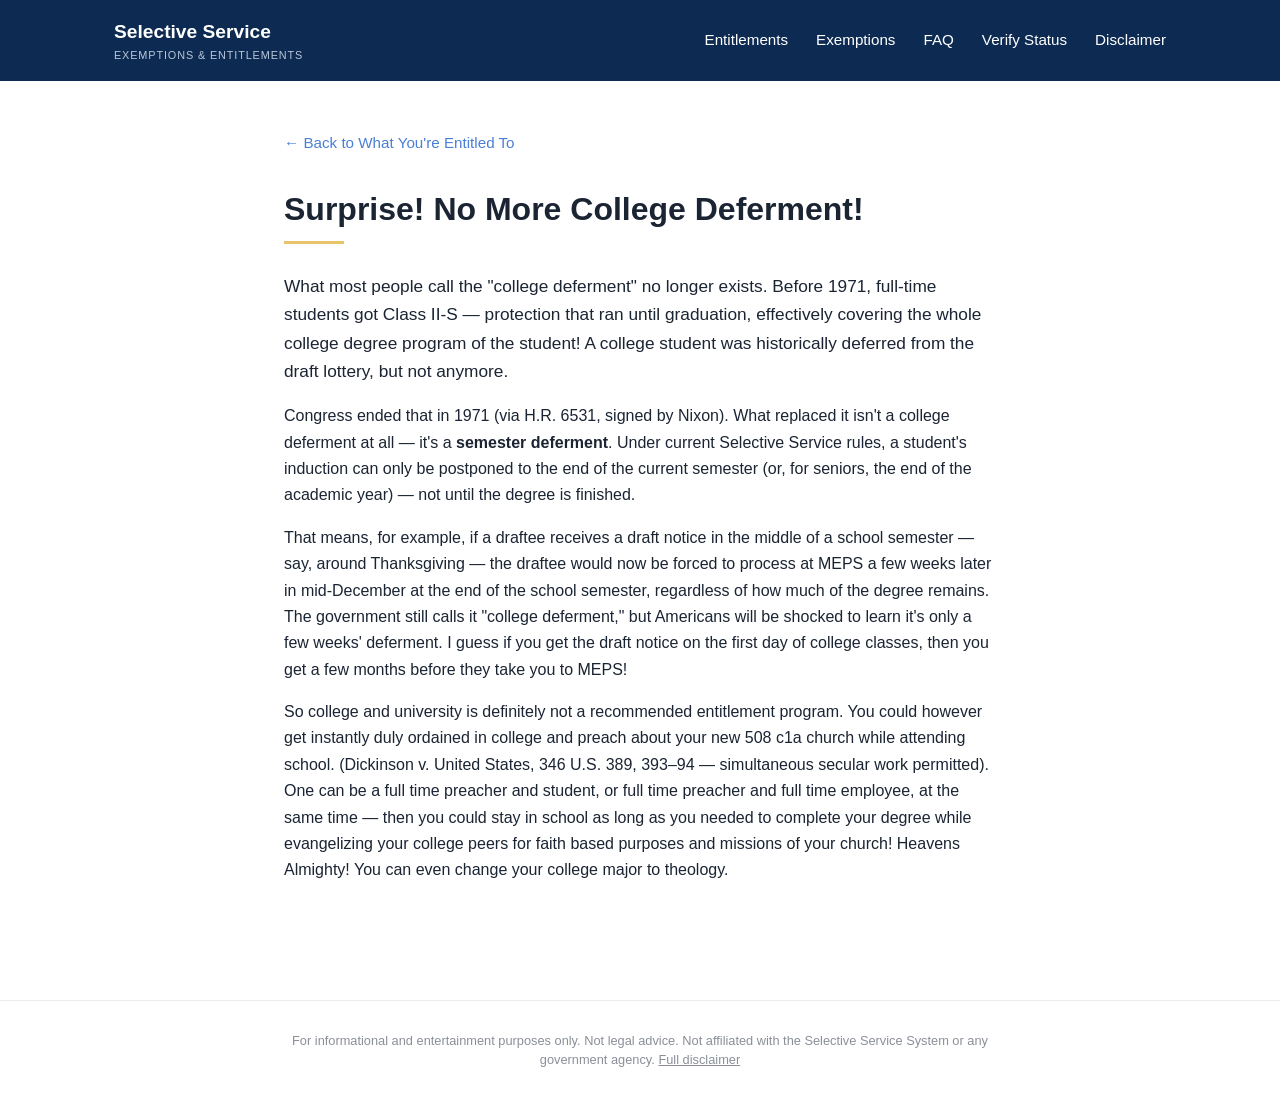
<file: pages/college-deferment.html>
<!DOCTYPE html>
<html lang="en">
<head>
  <meta charset="UTF-8">
  <meta name="viewport" content="width=device-width, initial-scale=1.0">
  <title>Surprise! No More College Deferment! | Selective Service Exemptions &amp; Entitlements</title>
  <link rel="stylesheet" href="../style.css">
</head>
<body>
  <header class="site-header">
    <div class="wrap header-row">
      <a class="brand" href="../index.html">
        <p class="brand-title">Selective Service</p>
        <p class="brand-sub">Exemptions &amp; Entitlements</p>
      </a>
      <nav class="mainnav">
        <a href="../index.html#entitled">Entitlements</a>
        <a href="../pages/exemptions.html">Exemptions</a>
        <a href="../pages/faq.html">FAQ</a>
        <a href="https://www.sss.gov/verify/" target="_blank" rel="noopener">Verify Status</a>
        <a href="../pages/disclaimer.html">Disclaimer</a>
      </nav>
    </div>
  </header>
  <main class="page">
    <div class="wrap">
      <a class="back" href="../index.html#entitled">&larr; Back to What You're Entitled To</a>
      <h1>Surprise! No More College Deferment!</h1>
      <div class="accent"></div>
      <div class="content">
<p class="key-note">What most people call the "college deferment" no longer exists. Before 1971, full-time students got Class II-S — protection that ran until graduation, effectively covering the whole college degree program of the student! A college student was historically deferred from the draft lottery, but not anymore.</p>
          <p>Congress ended that in 1971 (via H.R. 6531, signed by Nixon). What replaced it isn't a college deferment at all — it's a <strong>semester deferment</strong>. Under current Selective Service rules, a student's induction can only be postponed to the end of the current semester (or, for seniors, the end of the academic year) — not until the degree is finished.</p>
          <p>That means, for example, if a draftee receives a draft notice in the middle of a school semester — say, around Thanksgiving — the draftee would now be forced to process at MEPS a few weeks later in mid-December at the end of the school semester, regardless of how much of the degree remains. The government still calls it "college deferment," but Americans will be shocked to learn it's only a few weeks' deferment. I guess if you get the draft notice on the first day of college classes, then you get a few months before they take you to MEPS!</p>
          <p>So college and university is definitely not a recommended entitlement program. You could however get instantly duly ordained in college and preach about your new 508 c1a church while attending school. (Dickinson v. United States, 346 U.S. 389, 393–94 — simultaneous secular work permitted). One can be a full time preacher and student, or full time preacher and full time employee, at the same time — then you could stay in school as long as you needed to complete your degree while evangelizing your college peers for faith based purposes and missions of your church! Heavens Almighty! You can even change your college major to theology.</p>
      </div>
    </div>
  </main>
  <footer id="disclaimer">
    <div class="wrap">For informational and entertainment purposes only. Not legal advice. Not affiliated with the Selective Service System or any government agency. <a href="../pages/disclaimer.html">Full disclaimer</a></div>
  </footer>
</body>
</html>
</file>
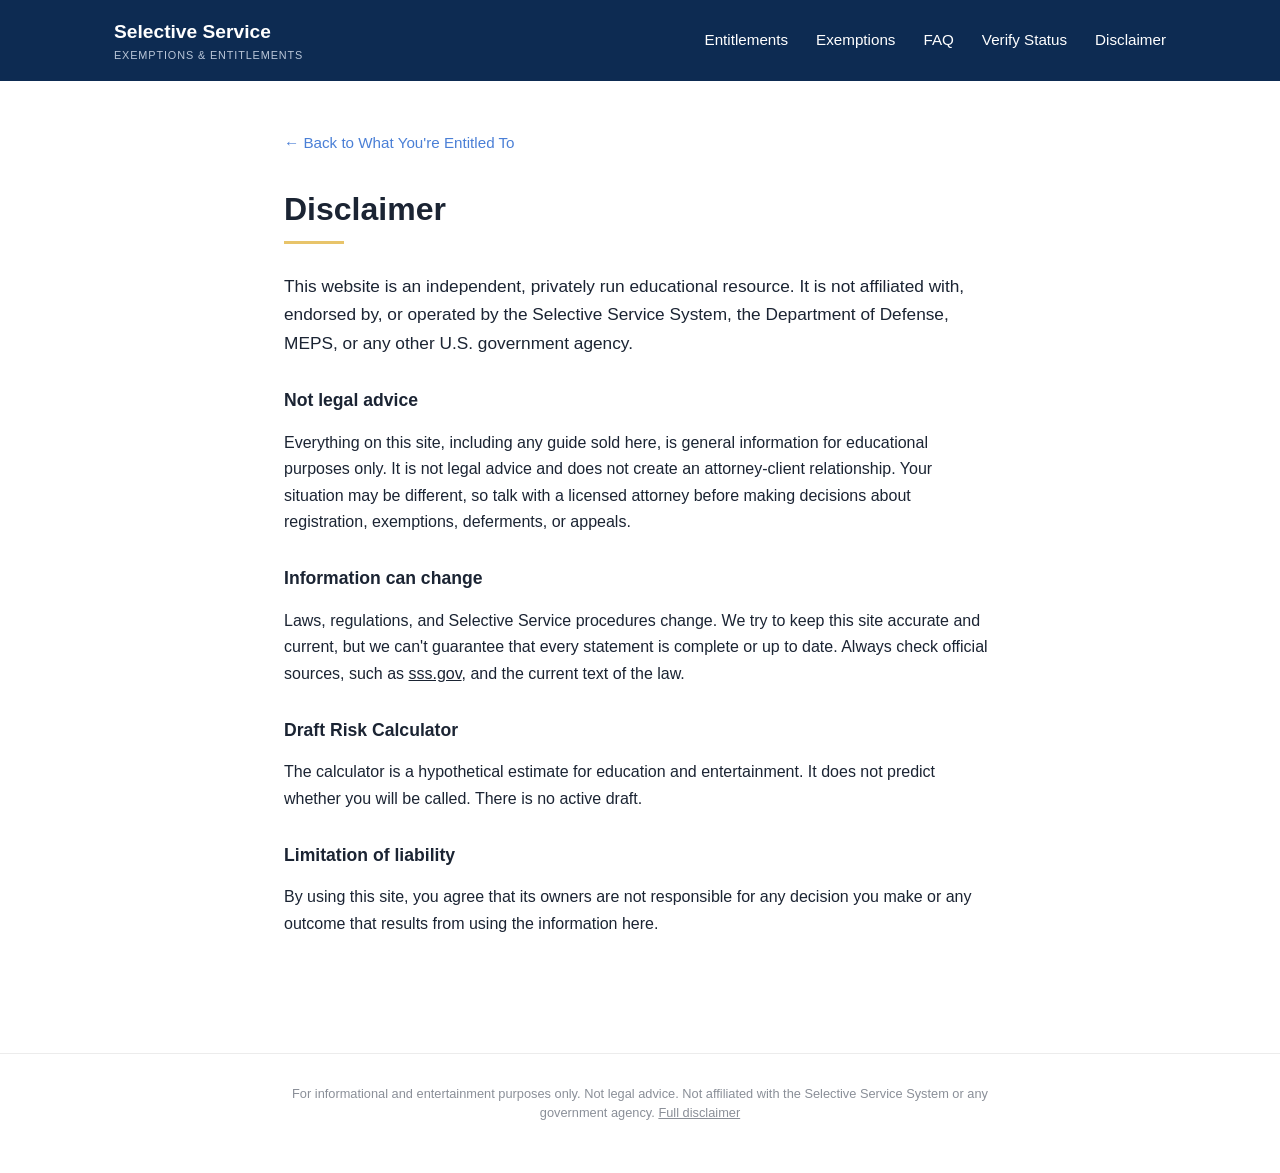
<file: pages/disclaimer.html>
<!DOCTYPE html>
<html lang="en">
<head>
  <meta charset="UTF-8">
  <meta name="viewport" content="width=device-width, initial-scale=1.0">
  <title>Disclaimer | Selective Service Exemptions &amp; Entitlements</title>
  <link rel="stylesheet" href="../style.css">
</head>
<body>
  <header class="site-header">
    <div class="wrap header-row">
      <a class="brand" href="../index.html">
        <p class="brand-title">Selective Service</p>
        <p class="brand-sub">Exemptions &amp; Entitlements</p>
      </a>
      <nav class="mainnav">
        <a href="../index.html#entitled">Entitlements</a>
        <a href="../pages/exemptions.html">Exemptions</a>
        <a href="../pages/faq.html">FAQ</a>
        <a href="https://www.sss.gov/verify/" target="_blank" rel="noopener">Verify Status</a>
        <a href="../pages/disclaimer.html">Disclaimer</a>
      </nav>
    </div>
  </header>
  <main class="page">
    <div class="wrap">
      <a class="back" href="../index.html#entitled">&larr; Back to What You're Entitled To</a>
      <h1>Disclaimer</h1>
      <div class="accent"></div>
      <div class="content">
        <p class="key-note">This website is an independent, privately run educational resource. It is not affiliated with, endorsed by, or operated by the Selective Service System, the Department of Defense, MEPS, or any other U.S. government agency.</p>
        <h4>Not legal advice</h4>
        <p>Everything on this site, including any guide sold here, is general information for educational purposes only. It is not legal advice and does not create an attorney-client relationship. Your situation may be different, so talk with a licensed attorney before making decisions about registration, exemptions, deferments, or appeals.</p>
        <h4>Information can change</h4>
        <p>Laws, regulations, and Selective Service procedures change. We try to keep this site accurate and current, but we can't guarantee that every statement is complete or up to date. Always check official sources, such as <a href="https://www.sss.gov" target="_blank" rel="noopener">sss.gov</a>, and the current text of the law.</p>
        <h4>Draft Risk Calculator</h4>
        <p>The calculator is a hypothetical estimate for education and entertainment. It does not predict whether you will be called. There is no active draft.</p>
        <h4>Limitation of liability</h4>
        <p>By using this site, you agree that its owners are not responsible for any decision you make or any outcome that results from using the information here.</p>
      </div>
    </div>
  </main>
  <footer id="disclaimer">
    <div class="wrap">For informational and entertainment purposes only. Not legal advice. Not affiliated with the Selective Service System or any government agency. <a href="../pages/disclaimer.html">Full disclaimer</a></div>
  </footer>
</body>
</html>
</file>
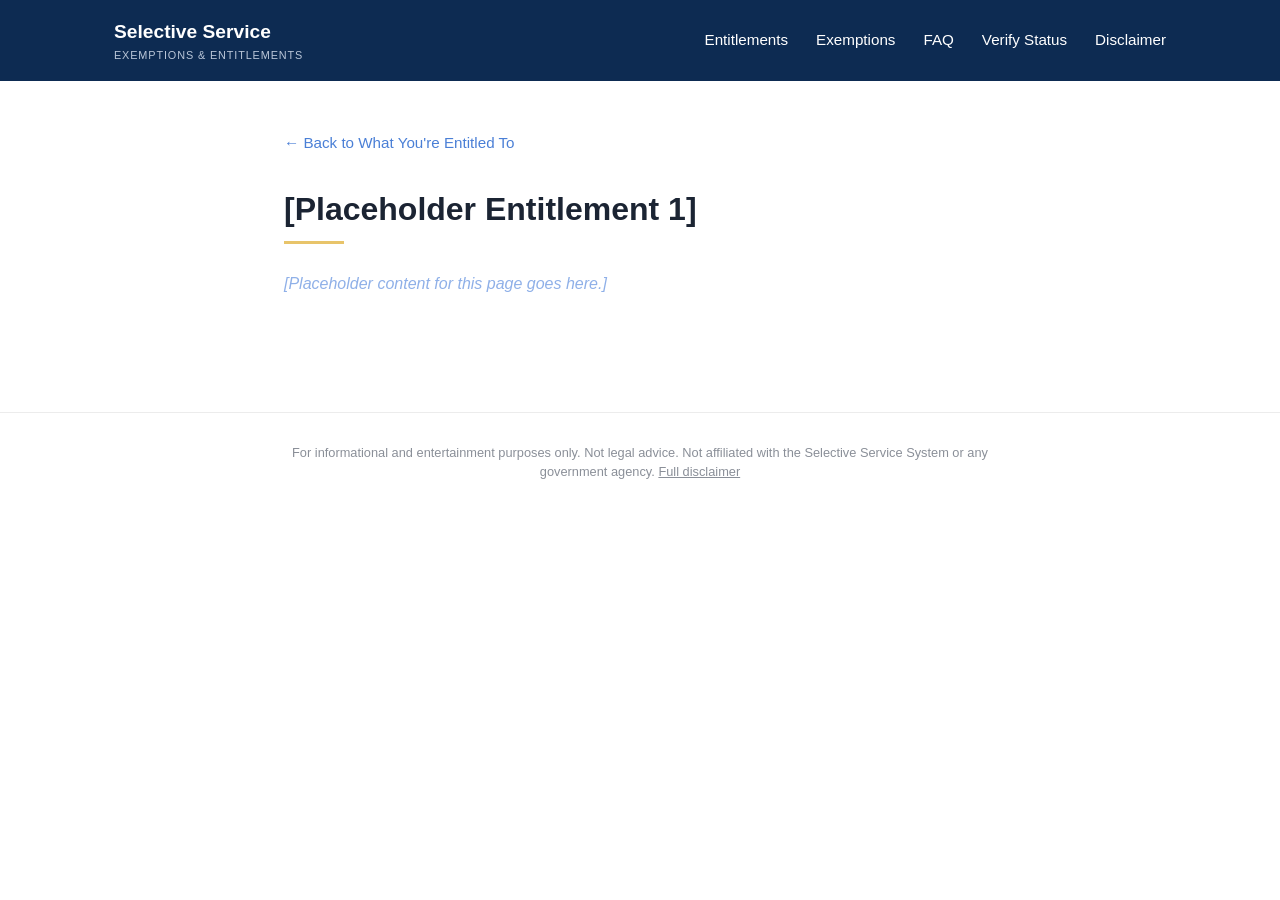
<file: pages/entitlement-1.html>
<!DOCTYPE html>
<html lang="en">
<head>
  <meta charset="UTF-8">
  <meta name="viewport" content="width=device-width, initial-scale=1.0">
  <title>[Placeholder Entitlement 1] | Selective Service Exemptions &amp; Entitlements</title>
  <link rel="stylesheet" href="../style.css">
</head>
<body>
  <header class="site-header">
    <div class="wrap header-row">
      <a class="brand" href="../index.html">
        <p class="brand-title">Selective Service</p>
        <p class="brand-sub">Exemptions &amp; Entitlements</p>
      </a>
      <nav class="mainnav">
        <a href="../index.html#entitled">Entitlements</a>
        <a href="../pages/exemptions.html">Exemptions</a>
        <a href="../pages/faq.html">FAQ</a>
        <a href="https://www.sss.gov/verify/" target="_blank" rel="noopener">Verify Status</a>
        <a href="../pages/disclaimer.html">Disclaimer</a>
      </nav>
    </div>
  </header>
  <main class="page">
    <div class="wrap">
      <a class="back" href="../index.html#entitled">&larr; Back to What You're Entitled To</a>
      <h1>[Placeholder Entitlement 1]</h1>
      <div class="accent"></div>
      <p class="placeholder-text">[Placeholder content for this page goes here.]</p>
    </div>
  </main>
  <footer id="disclaimer">
    <div class="wrap">For informational and entertainment purposes only. Not legal advice. Not affiliated with the Selective Service System or any government agency. <a href="../pages/disclaimer.html">Full disclaimer</a></div>
  </footer>
</body>
</html>
</file>
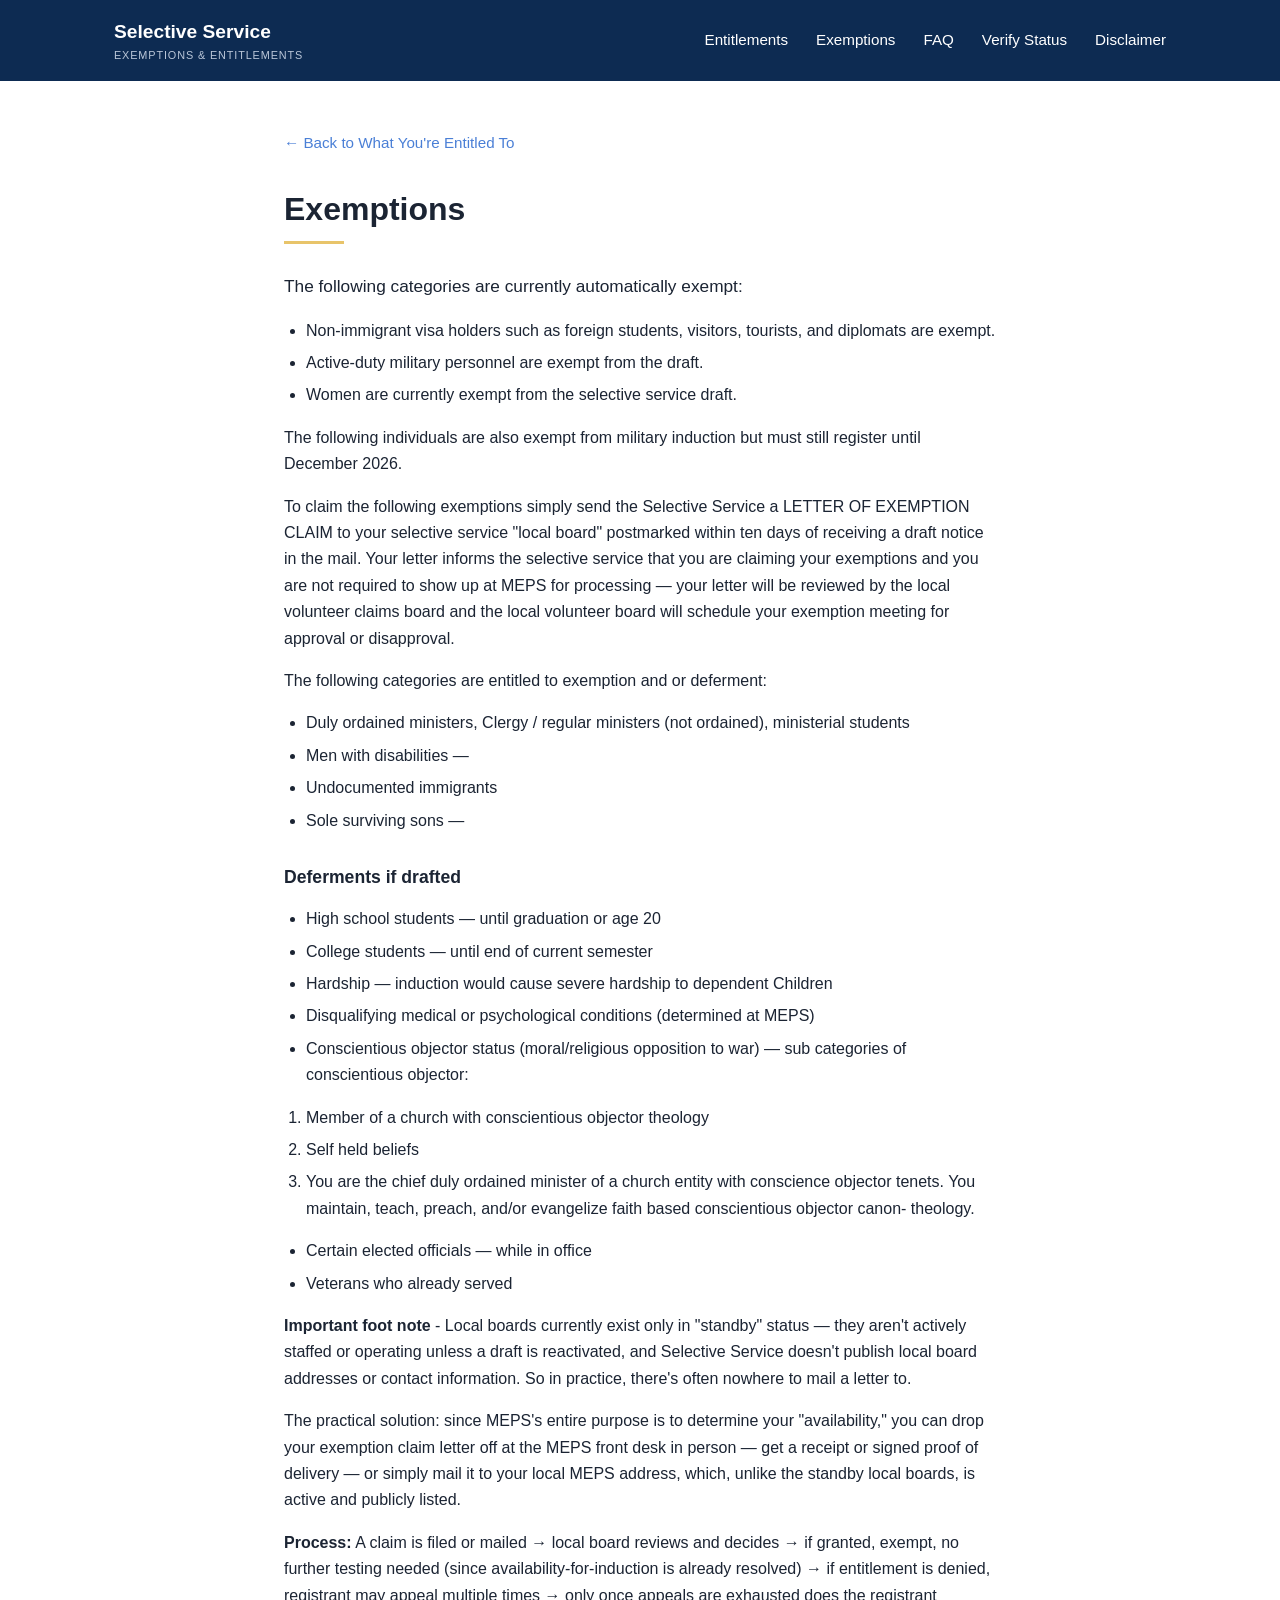
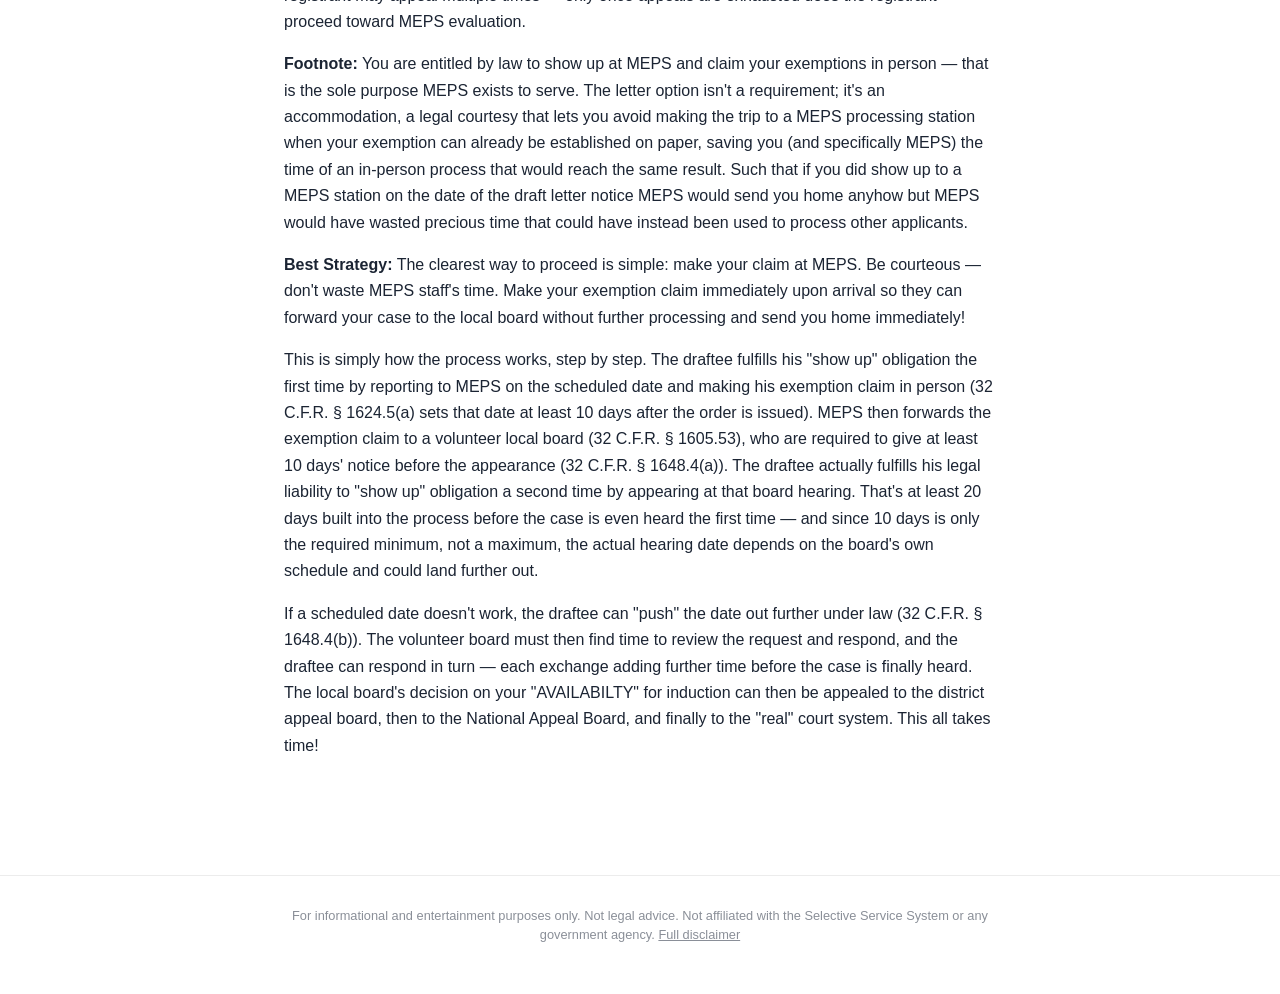
<file: pages/exemptions.html>
<!DOCTYPE html>
<html lang="en">
<head>
  <meta charset="UTF-8">
  <meta name="viewport" content="width=device-width, initial-scale=1.0">
  <title>Exemptions | Selective Service Exemptions &amp; Entitlements</title>
  <link rel="stylesheet" href="../style.css">
</head>
<body>
  <header class="site-header">
    <div class="wrap header-row">
      <a class="brand" href="../index.html">
        <p class="brand-title">Selective Service</p>
        <p class="brand-sub">Exemptions &amp; Entitlements</p>
      </a>
      <nav class="mainnav">
        <a href="../index.html#entitled">Entitlements</a>
        <a href="../pages/exemptions.html">Exemptions</a>
        <a href="../pages/faq.html">FAQ</a>
        <a href="https://www.sss.gov/verify/" target="_blank" rel="noopener">Verify Status</a>
        <a href="../pages/disclaimer.html">Disclaimer</a>
      </nav>
    </div>
  </header>
  <main class="page">
    <div class="wrap">
      <a class="back" href="../index.html#entitled">&larr; Back to What You're Entitled To</a>
      <h1>Exemptions</h1>
      <div class="accent"></div>
      <div class="content">
<p class="key-note">The following categories are currently automatically exempt:</p>
          <ul>
            <li>Non-immigrant visa holders such as foreign students, visitors, tourists, and diplomats are exempt.</li>
            <li>Active-duty military personnel are exempt from the draft.</li>
            <li>Women are currently exempt from the selective service draft.</li>
          </ul>
          <p>The following individuals are also exempt from military induction but must still register until December 2026.</p>
          <p>To claim the following exemptions simply send the Selective Service a LETTER OF EXEMPTION CLAIM to your selective service "local board" postmarked within ten days of receiving a draft notice in the mail. Your letter informs the selective service that you are claiming your exemptions and you are not required to show up at MEPS for processing — your letter will be reviewed by the local volunteer claims board and the local volunteer board will schedule your exemption meeting for approval or disapproval.</p>
          <p>The following categories are entitled to exemption and or deferment:</p>
          <ul>
            <li>Duly ordained ministers, Clergy / regular ministers (not ordained), ministerial students</li>
            <li>Men with disabilities —</li>
            <li>Undocumented immigrants</li>
            <li>Sole surviving sons —</li>
          </ul>
          <h4>Deferments if drafted</h4>
          <ul>
            <li>High school students — until graduation or age 20</li>
            <li>College students — until end of current semester</li>
            <li>Hardship — induction would cause severe hardship to dependent Children</li>
            <li>Disqualifying medical or psychological conditions (determined at MEPS)</li>
            <li>Conscientious objector status (moral/religious opposition to war) — sub categories of conscientious objector:</li>
          </ul>
          <ol>
            <li>Member of a church with conscientious objector theology</li>
            <li>Self held beliefs</li>
            <li>You are the chief duly ordained minister of a church entity with conscience objector tenets. You maintain, teach, preach, and/or evangelize faith based conscientious objector canon- theology.</li>
          </ol>
          <ul>
            <li>Certain elected officials — while in office</li>
            <li>Veterans who already served</li>
          </ul>
          <p><strong>Important foot note</strong> - Local boards currently exist only in "standby" status — they aren't actively staffed or operating unless a draft is reactivated, and Selective Service doesn't publish local board addresses or contact information. So in practice, there's often nowhere to mail a letter to.</p>
          <p>The practical solution: since MEPS's entire purpose is to determine your "availability," you can drop your exemption claim letter off at the MEPS front desk in person — get a receipt or signed proof of delivery — or simply mail it to your local MEPS address, which, unlike the standby local boards, is active and publicly listed.</p>
          <p><strong>Process:</strong> A claim is filed or mailed → local board reviews and decides → if granted, exempt, no further testing needed (since availability-for-induction is already resolved) → if entitlement is denied, registrant may appeal multiple times → only once appeals are exhausted does the registrant proceed toward MEPS evaluation.</p>
          <p><strong>Footnote:</strong> You are entitled by law to show up at MEPS and claim your exemptions in person — that is the sole purpose MEPS exists to serve. The letter option isn't a requirement; it's an accommodation, a legal courtesy that lets you avoid making the trip to a MEPS processing station when your exemption can already be established on paper, saving you (and specifically MEPS) the time of an in-person process that would reach the same result. Such that if you did show up to a MEPS station on the date of the draft letter notice MEPS would send you home anyhow but MEPS would have wasted precious time that could have instead been used to process other applicants.</p>
          <p><strong>Best Strategy:</strong> The clearest way to proceed is simple: make your claim at MEPS. Be courteous — don't waste MEPS staff's time. Make your exemption claim immediately upon arrival so they can forward your case to the local board without further processing and send you home immediately!</p>
          <p>This is simply how the process works, step by step. The draftee fulfills his "show up" obligation the first time by reporting to MEPS on the scheduled date and making his exemption claim in person (32 C.F.R. § 1624.5(a) sets that date at least 10 days after the order is issued). MEPS then forwards the exemption claim to a volunteer local board (32 C.F.R. § 1605.53), who are required to give at least 10 days' notice before the appearance (32 C.F.R. § 1648.4(a)). The draftee actually fulfills his legal liability to "show up" obligation a second time by appearing at that board hearing. That's at least 20 days built into the process before the case is even heard the first time — and since 10 days is only the required minimum, not a maximum, the actual hearing date depends on the board's own schedule and could land further out.</p>
          <p>If a scheduled date doesn't work, the draftee can "push" the date out further under law (32 C.F.R. § 1648.4(b)). The volunteer board must then find time to review the request and respond, and the draftee can respond in turn — each exchange adding further time before the case is finally heard. The local board's decision on your "AVAILABILTY" for induction can then be appealed to the district appeal board, then to the National Appeal Board, and finally to the "real" court system. This all takes time!</p>
      </div>
    </div>
  </main>
  <footer id="disclaimer">
    <div class="wrap">For informational and entertainment purposes only. Not legal advice. Not affiliated with the Selective Service System or any government agency. <a href="../pages/disclaimer.html">Full disclaimer</a></div>
  </footer>
</body>
</html>
</file>
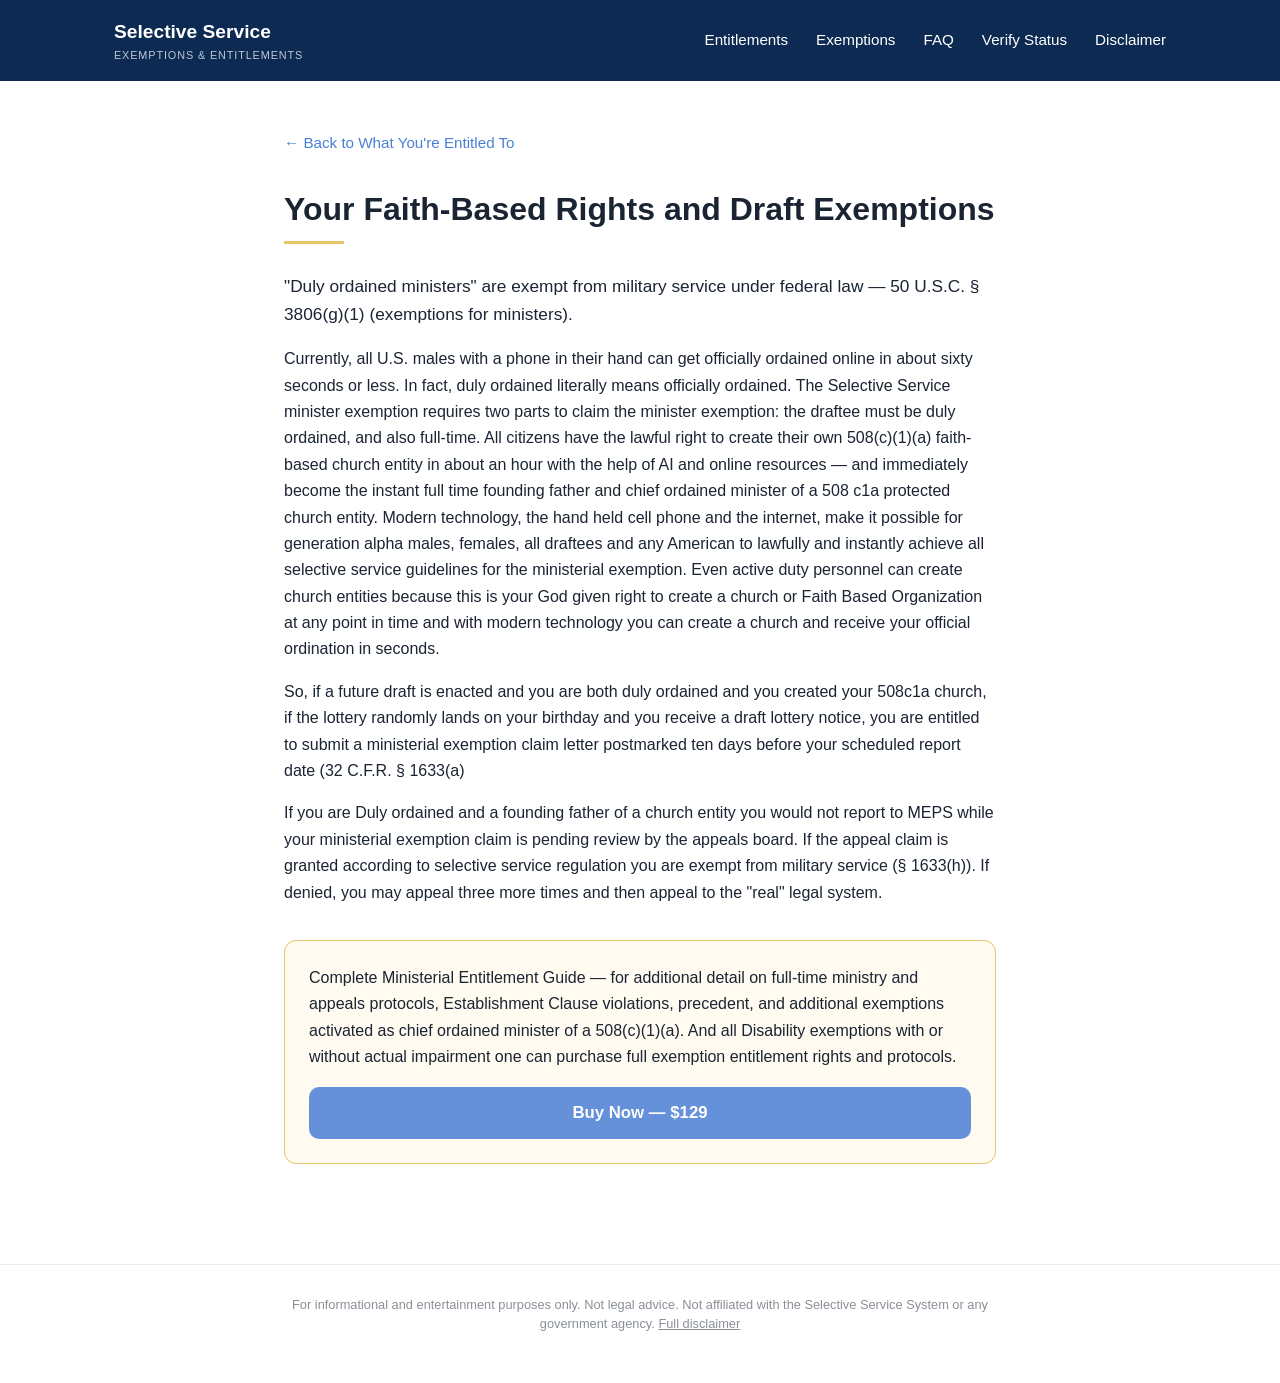
<file: pages/faith-based-rights.html>
<!DOCTYPE html>
<html lang="en">
<head>
  <meta charset="UTF-8">
  <meta name="viewport" content="width=device-width, initial-scale=1.0">
  <title>Your Faith-Based Rights and Draft Exemptions | Selective Service Exemptions &amp; Entitlements</title>
  <link rel="stylesheet" href="../style.css">
</head>
<body>
  <header class="site-header">
    <div class="wrap header-row">
      <a class="brand" href="../index.html">
        <p class="brand-title">Selective Service</p>
        <p class="brand-sub">Exemptions &amp; Entitlements</p>
      </a>
      <nav class="mainnav">
        <a href="../index.html#entitled">Entitlements</a>
        <a href="../pages/exemptions.html">Exemptions</a>
        <a href="../pages/faq.html">FAQ</a>
        <a href="https://www.sss.gov/verify/" target="_blank" rel="noopener">Verify Status</a>
        <a href="../pages/disclaimer.html">Disclaimer</a>
      </nav>
    </div>
  </header>
  <main class="page">
    <div class="wrap">
      <a class="back" href="../index.html#entitled">&larr; Back to What You're Entitled To</a>
      <h1>Your Faith-Based Rights and Draft Exemptions</h1>
      <div class="accent"></div>
      <div class="content">
<p class="key-note">"Duly ordained ministers" are exempt from military service under federal law — 50 U.S.C. § 3806(g)(1) (exemptions for ministers).</p>
          <p>Currently, all U.S. males with a phone in their hand can get officially ordained online in about sixty seconds or less. In fact, duly ordained literally means officially ordained. The Selective Service minister exemption requires two parts to claim the minister exemption: the draftee must be duly ordained, and also full-time. All citizens have the lawful right to create their own 508(c)(1)(a) faith-based church entity in about an hour with the help of AI and online resources — and immediately become the instant full time founding father and chief ordained minister of a 508 c1a protected church entity. Modern technology, the hand held cell phone and the internet, make it possible for generation alpha males, females, all draftees and any American to lawfully and instantly achieve all selective service guidelines for the ministerial exemption. Even active duty personnel can create church entities because this is your God given right to create a church or Faith Based Organization at any point in time and with modern technology you can create a church and receive your official ordination in seconds.</p>
          <p>So, if a future draft is enacted and you are both duly ordained and you created your 508c1a church, if the lottery randomly lands on your birthday and you receive a draft lottery notice, you are entitled to submit a ministerial exemption claim letter postmarked ten days before your scheduled report date (32 C.F.R. § 1633(a)</p>
          <p>If you are Duly ordained and a founding father of a church entity you would not report to MEPS while your ministerial exemption claim is pending review by the appeals board. If the appeal claim is granted according to selective service regulation you are exempt from military service (§ 1633(h)). If denied, you may appeal three more times and then appeal to the "real" legal system.</p>
          <div class="purchase-block">
            <p class="purchase-blurb">Complete Ministerial Entitlement Guide — for additional detail on full-time ministry and appeals protocols, Establishment Clause violations, precedent, and additional exemptions activated as chief ordained minister of a 508(c)(1)(a). And all Disability exemptions with or without actual impairment one can purchase full exemption entitlement rights and protocols.</p>
            <button type="button" class="purchase-btn" disabled title="Checkout coming soon">Buy Now — $129</button>
          </div>
      </div>
    </div>
  </main>
  <footer id="disclaimer">
    <div class="wrap">For informational and entertainment purposes only. Not legal advice. Not affiliated with the Selective Service System or any government agency. <a href="../pages/disclaimer.html">Full disclaimer</a></div>
  </footer>
</body>
</html>
</file>
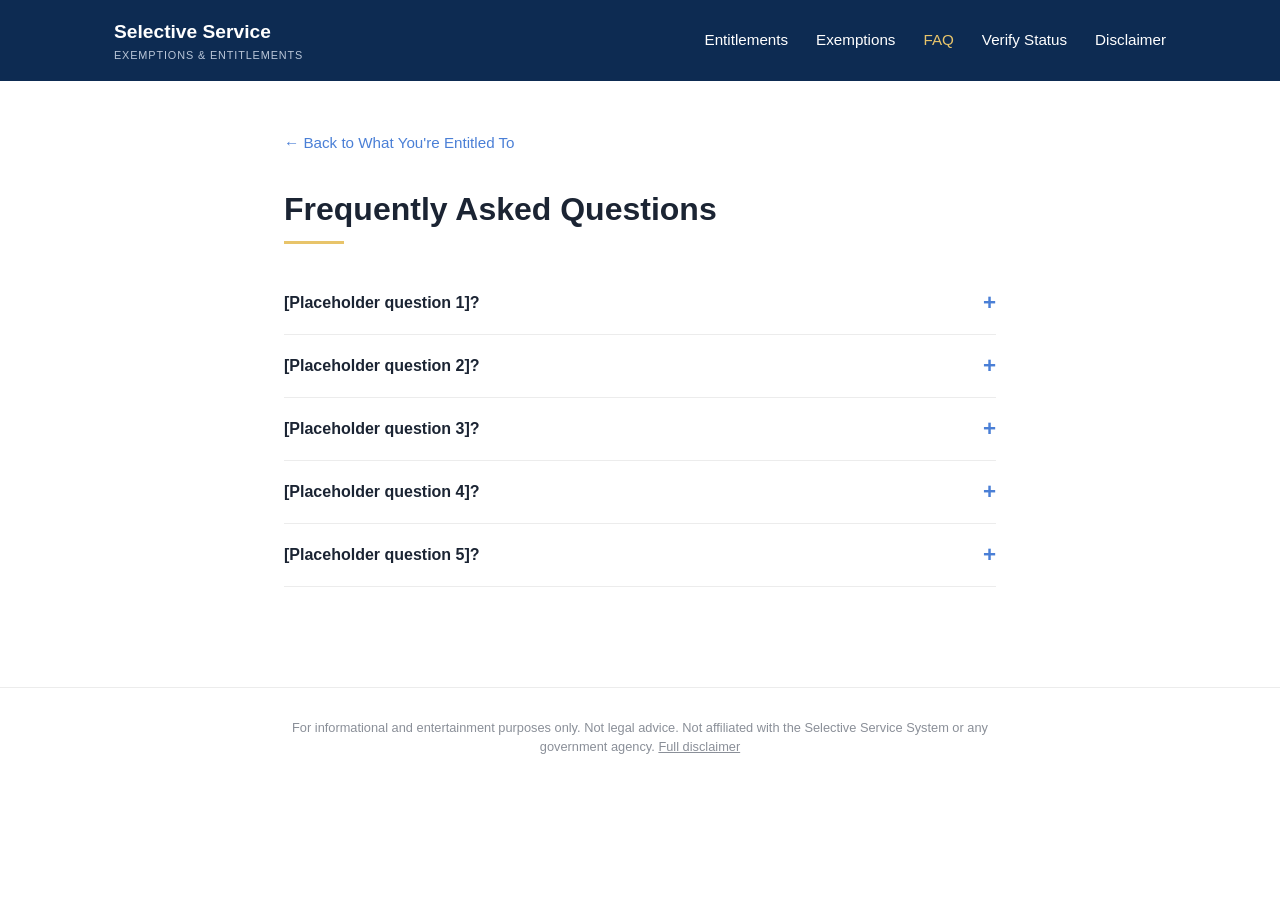
<file: pages/faq.html>
<!DOCTYPE html>
<html lang="en">
<head>
  <meta charset="UTF-8">
  <meta name="viewport" content="width=device-width, initial-scale=1.0">
  <title>Frequently Asked Questions | Selective Service Exemptions &amp; Entitlements</title>
  <link rel="stylesheet" href="../style.css">
</head>
<body>
  <header class="site-header">
    <div class="wrap header-row">
      <a class="brand" href="../index.html">
        <p class="brand-title">Selective Service</p>
        <p class="brand-sub">Exemptions &amp; Entitlements</p>
      </a>
      <nav class="mainnav">
        <a href="../index.html#entitled">Entitlements</a>
        <a href="../pages/exemptions.html">Exemptions</a>
        <a href="../pages/faq.html">FAQ</a>
        <a href="https://www.sss.gov/verify/" target="_blank" rel="noopener">Verify Status</a>
        <a href="../pages/disclaimer.html">Disclaimer</a>
      </nav>
    </div>
  </header>
  <main class="page">
    <div class="wrap">
      <a class="back" href="../index.html#entitled">&larr; Back to What You're Entitled To</a>
      <h1>Frequently Asked Questions</h1>
      <div class="accent"></div>
      <div class="content">
<div class="faq">
        <div class="faq-item">
          <button class="faq-q" type="button">[Placeholder question 1]? <span class="icon">+</span></button>
          <div class="faq-a">[Placeholder answer text goes here.]</div>
        </div>
        <div class="faq-item">
          <button class="faq-q" type="button">[Placeholder question 2]? <span class="icon">+</span></button>
          <div class="faq-a">[Placeholder answer text goes here.]</div>
        </div>
        <div class="faq-item">
          <button class="faq-q" type="button">[Placeholder question 3]? <span class="icon">+</span></button>
          <div class="faq-a">[Placeholder answer text goes here.]</div>
        </div>
        <div class="faq-item">
          <button class="faq-q" type="button">[Placeholder question 4]? <span class="icon">+</span></button>
          <div class="faq-a">[Placeholder answer text goes here.]</div>
        </div>
        <div class="faq-item">
          <button class="faq-q" type="button">[Placeholder question 5]? <span class="icon">+</span></button>
          <div class="faq-a">[Placeholder answer text goes here.]</div>
        </div>
</div>
      </div>
    </div>
  </main>
  <footer id="disclaimer">
    <div class="wrap">For informational and entertainment purposes only. Not legal advice. Not affiliated with the Selective Service System or any government agency. <a href="../pages/disclaimer.html">Full disclaimer</a></div>
  </footer>
  <script src="../script.js"></script>
</body>
</html>
</file>
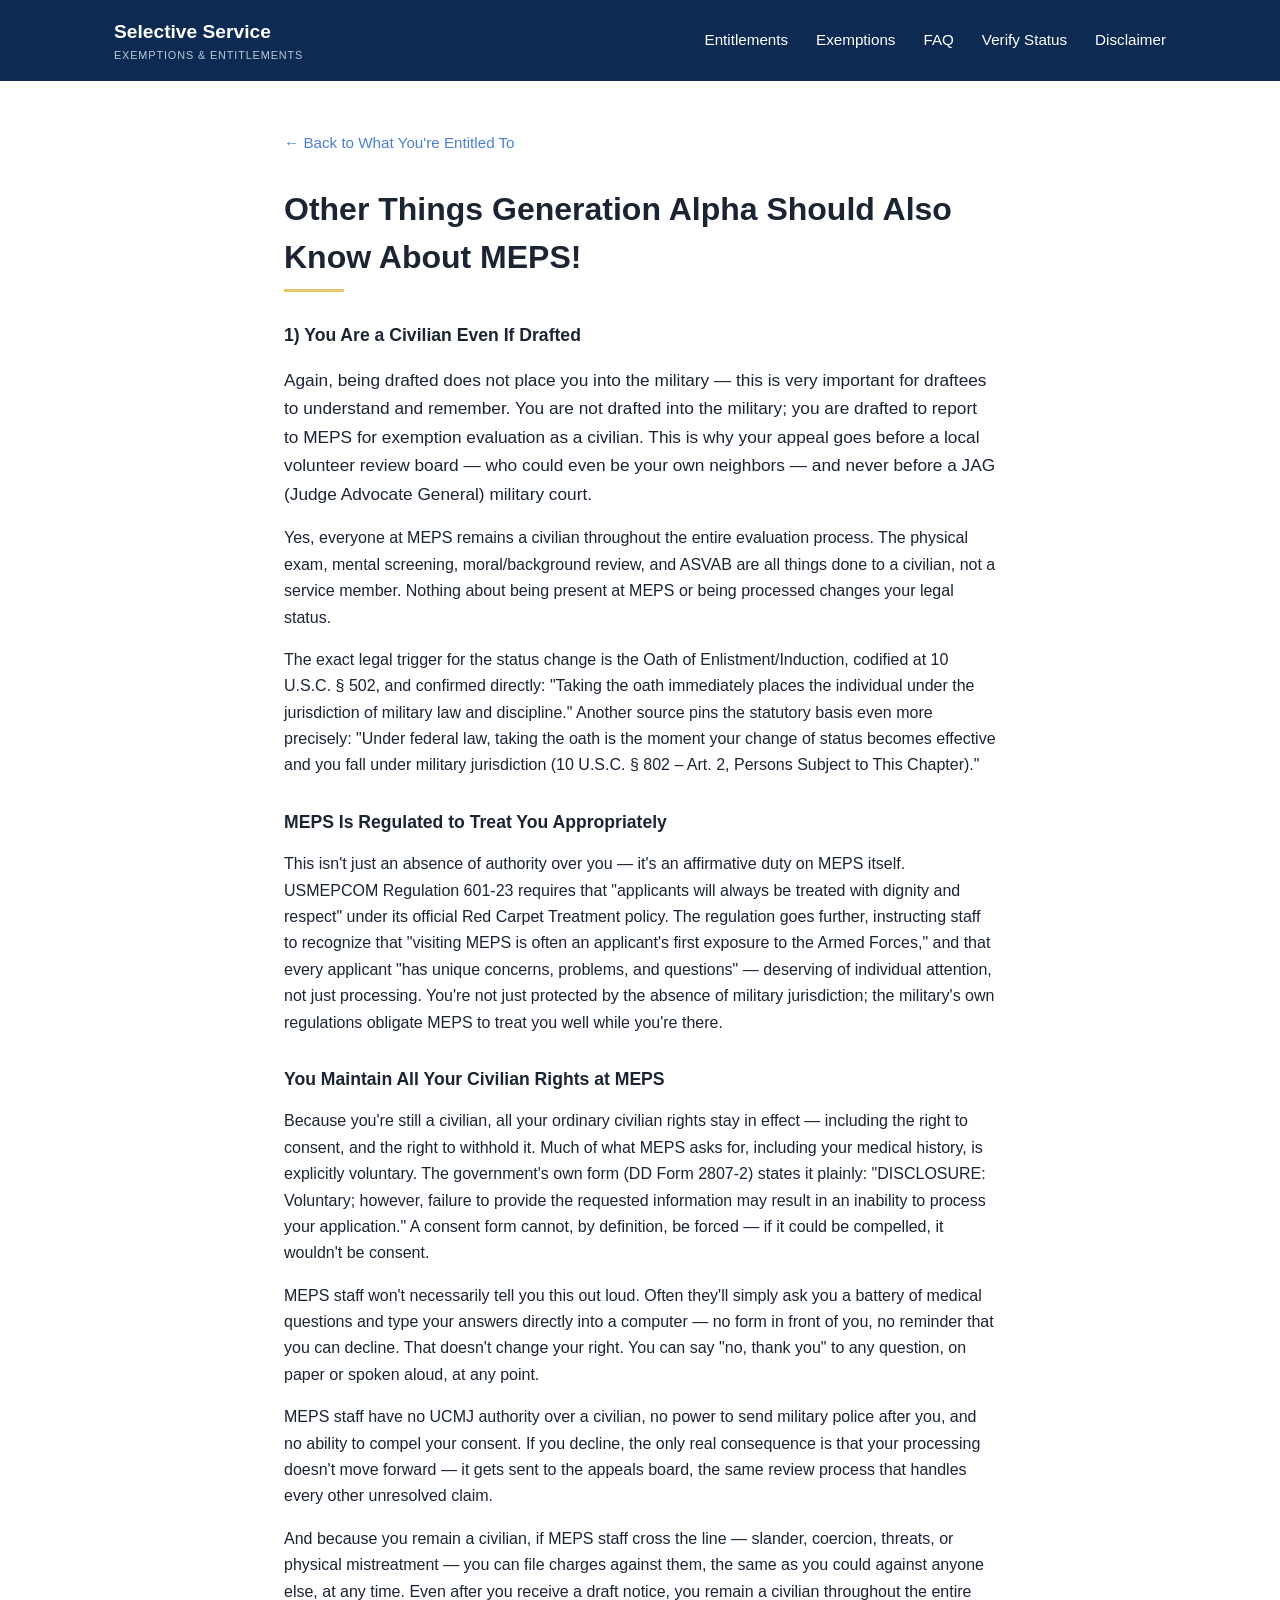
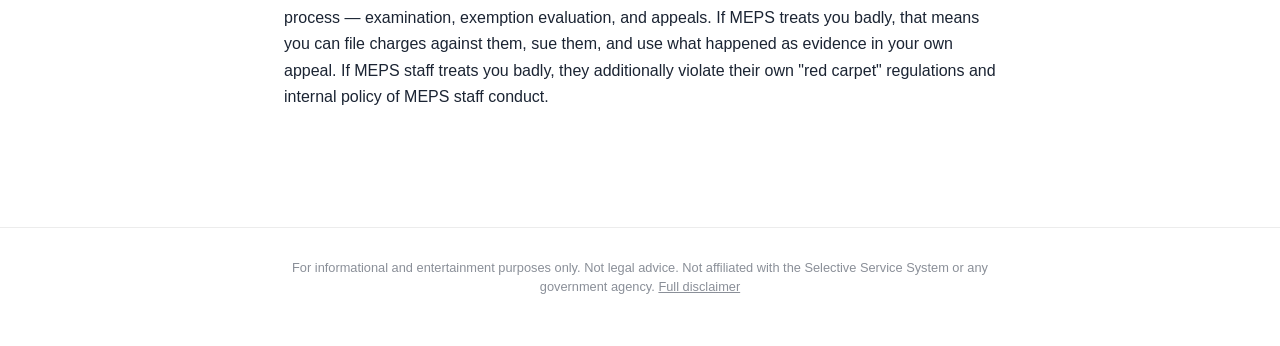
<file: pages/meps.html>
<!DOCTYPE html>
<html lang="en">
<head>
  <meta charset="UTF-8">
  <meta name="viewport" content="width=device-width, initial-scale=1.0">
  <title>Other Things Generation Alpha Should Also Know About MEPS! | Selective Service Exemptions &amp; Entitlements</title>
  <link rel="stylesheet" href="../style.css">
</head>
<body>
  <header class="site-header">
    <div class="wrap header-row">
      <a class="brand" href="../index.html">
        <p class="brand-title">Selective Service</p>
        <p class="brand-sub">Exemptions &amp; Entitlements</p>
      </a>
      <nav class="mainnav">
        <a href="../index.html#entitled">Entitlements</a>
        <a href="../pages/exemptions.html">Exemptions</a>
        <a href="../pages/faq.html">FAQ</a>
        <a href="https://www.sss.gov/verify/" target="_blank" rel="noopener">Verify Status</a>
        <a href="../pages/disclaimer.html">Disclaimer</a>
      </nav>
    </div>
  </header>
  <main class="page">
    <div class="wrap">
      <a class="back" href="../index.html#entitled">&larr; Back to What You're Entitled To</a>
      <h1>Other Things Generation Alpha Should Also Know About MEPS!</h1>
      <div class="accent"></div>
      <div class="content">
<h4>1) You Are a Civilian Even If Drafted</h4>
          <p class="key-note">Again, being drafted does not place you into the military — this is very important for draftees to understand and remember. You are not drafted into the military; you are drafted to report to MEPS for exemption evaluation as a civilian. This is why your appeal goes before a local volunteer review board — who could even be your own neighbors — and never before a JAG (Judge Advocate General) military court.</p>
          <p>Yes, everyone at MEPS remains a civilian throughout the entire evaluation process. The physical exam, mental screening, moral/background review, and ASVAB are all things done to a civilian, not a service member. Nothing about being present at MEPS or being processed changes your legal status.</p>
          <p>The exact legal trigger for the status change is the Oath of Enlistment/Induction, codified at 10 U.S.C. § 502, and confirmed directly: "Taking the oath immediately places the individual under the jurisdiction of military law and discipline." Another source pins the statutory basis even more precisely: "Under federal law, taking the oath is the moment your change of status becomes effective and you fall under military jurisdiction (10 U.S.C. § 802 – Art. 2, Persons Subject to This Chapter)."</p>

          <h4>MEPS Is Regulated to Treat You Appropriately</h4>
          <p>This isn't just an absence of authority over you — it's an affirmative duty on MEPS itself. USMEPCOM Regulation 601-23 requires that "applicants will always be treated with dignity and respect" under its official Red Carpet Treatment policy. The regulation goes further, instructing staff to recognize that "visiting MEPS is often an applicant's first exposure to the Armed Forces," and that every applicant "has unique concerns, problems, and questions" — deserving of individual attention, not just processing. You're not just protected by the absence of military jurisdiction; the military's own regulations obligate MEPS to treat you well while you're there.</p>

          <h4>You Maintain All Your Civilian Rights at MEPS</h4>
          <p>Because you're still a civilian, all your ordinary civilian rights stay in effect — including the right to consent, and the right to withhold it. Much of what MEPS asks for, including your medical history, is explicitly voluntary. The government's own form (DD Form 2807-2) states it plainly: "DISCLOSURE: Voluntary; however, failure to provide the requested information may result in an inability to process your application." A consent form cannot, by definition, be forced — if it could be compelled, it wouldn't be consent.</p>
          <p>MEPS staff won't necessarily tell you this out loud. Often they'll simply ask you a battery of medical questions and type your answers directly into a computer — no form in front of you, no reminder that you can decline. That doesn't change your right. You can say "no, thank you" to any question, on paper or spoken aloud, at any point.</p>
          <p>MEPS staff have no UCMJ authority over a civilian, no power to send military police after you, and no ability to compel your consent. If you decline, the only real consequence is that your processing doesn't move forward — it gets sent to the appeals board, the same review process that handles every other unresolved claim.</p>
          <p>And because you remain a civilian, if MEPS staff cross the line — slander, coercion, threats, or physical mistreatment — you can file charges against them, the same as you could against anyone else, at any time. Even after you receive a draft notice, you remain a civilian throughout the entire process — examination, exemption evaluation, and appeals. If MEPS treats you badly, that means you can file charges against them, sue them, and use what happened as evidence in your own appeal. If MEPS staff treats you badly, they additionally violate their own "red carpet" regulations and internal policy of MEPS staff conduct.</p>
      </div>
    </div>
  </main>
  <footer id="disclaimer">
    <div class="wrap">For informational and entertainment purposes only. Not legal advice. Not affiliated with the Selective Service System or any government agency. <a href="../pages/disclaimer.html">Full disclaimer</a></div>
  </footer>
</body>
</html>
</file>
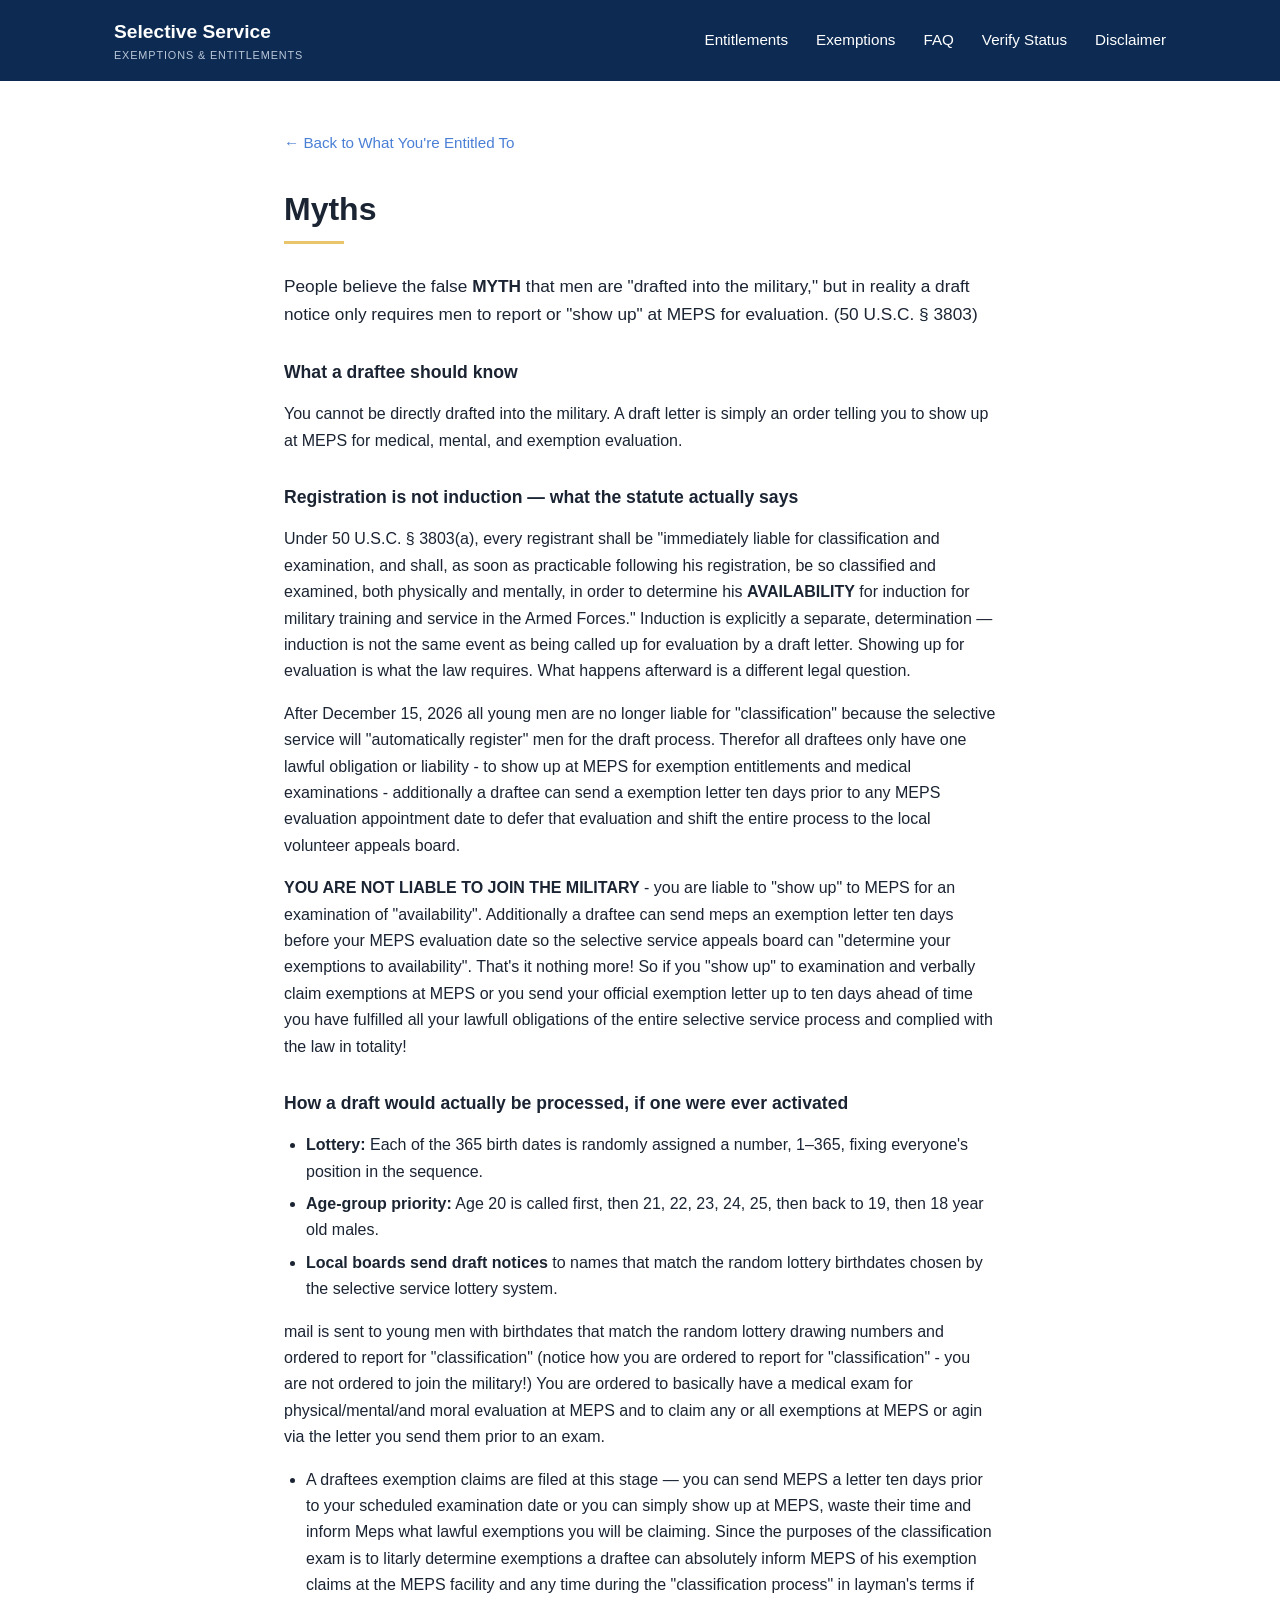
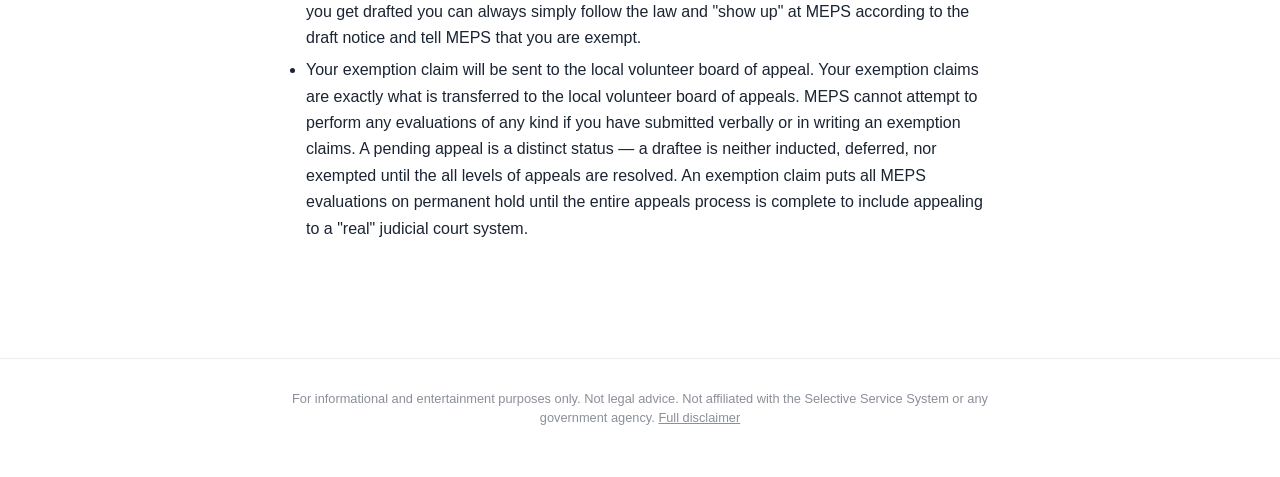
<file: pages/myths.html>
<!DOCTYPE html>
<html lang="en">
<head>
  <meta charset="UTF-8">
  <meta name="viewport" content="width=device-width, initial-scale=1.0">
  <title>Myths | Selective Service Exemptions &amp; Entitlements</title>
  <link rel="stylesheet" href="../style.css">
</head>
<body>
  <header class="site-header">
    <div class="wrap header-row">
      <a class="brand" href="../index.html">
        <p class="brand-title">Selective Service</p>
        <p class="brand-sub">Exemptions &amp; Entitlements</p>
      </a>
      <nav class="mainnav">
        <a href="../index.html#entitled">Entitlements</a>
        <a href="../pages/exemptions.html">Exemptions</a>
        <a href="../pages/faq.html">FAQ</a>
        <a href="https://www.sss.gov/verify/" target="_blank" rel="noopener">Verify Status</a>
        <a href="../pages/disclaimer.html">Disclaimer</a>
      </nav>
    </div>
  </header>
  <main class="page">
    <div class="wrap">
      <a class="back" href="../index.html#entitled">&larr; Back to What You're Entitled To</a>
      <h1>Myths</h1>
      <div class="accent"></div>
      <div class="content">
<p class="key-note">People believe the false <strong>MYTH</strong> that men are "drafted into the military," but in reality a draft notice only requires men to report or "show up" at MEPS for evaluation. (50 U.S.C. § 3803)</p>

          <h4>What a draftee should know</h4>
          <p>You cannot be directly drafted into the military. A draft letter is simply an order telling you to show up at MEPS for medical, mental, and exemption evaluation.</p>

          <h4>Registration is not induction — what the statute actually says</h4>
          <p>Under 50 U.S.C. § 3803(a), every registrant shall be "immediately liable for classification and examination, and shall, as soon as practicable following his registration, be so classified and examined, both physically and mentally, in order to determine his <strong>AVAILABILITY</strong> for induction for military training and service in the Armed Forces." Induction is explicitly a separate, determination — induction is not the same event as being called up for evaluation by a draft letter. Showing up for evaluation is what the law requires. What happens afterward is a different legal question.</p>

          <p>After December 15, 2026 all young men are no longer liable for "classification" because the selective service will "automatically register" men for the draft process. Therefor all draftees only have one lawful obligation or liability - to show up at MEPS for exemption entitlements and medical examinations - additionally a draftee can send a exemption letter ten days prior to any MEPS evaluation appointment date to defer that evaluation and shift the entire process to the local volunteer appeals board.</p>

          <p><strong>YOU ARE NOT LIABLE TO JOIN THE MILITARY</strong> - you are liable to "show up" to MEPS for an examination of "availability". Additionally a draftee can send meps an exemption letter ten days before your MEPS evaluation date so the selective service appeals board can "determine your exemptions to availability". That's it nothing more! So if you "show up" to examination and verbally claim exemptions at MEPS or you send your official exemption letter up to ten days ahead of time you have fulfilled all your lawfull obligations of the entire selective service process and complied with the law in totality!</p>

          <h4>How a draft would actually be processed, if one were ever activated</h4>
          <ul>
            <li><strong>Lottery:</strong> Each of the 365 birth dates is randomly assigned a number, 1–365, fixing everyone's position in the sequence.</li>
            <li><strong>Age-group priority:</strong> Age 20 is called first, then 21, 22, 23, 24, 25, then back to 19, then 18 year old males.</li>
            <li><strong>Local boards send draft notices</strong> to names that match the random lottery birthdates chosen by the selective service lottery system.</li>
          </ul>

          <p>mail is sent to young men with birthdates that match the random lottery drawing numbers and ordered to report for "classification" (notice how you are ordered to report for "classification" - you are not ordered to join the military!) You are ordered to basically have a medical exam for physical/mental/and moral evaluation at MEPS and to claim any or all exemptions at MEPS or agin via the letter you send them prior to an exam.</p>

          <ul>
            <li>A draftees exemption claims are filed at this stage — you can send MEPS a letter ten days prior to your scheduled examination date or you can simply show up at MEPS, waste their time and inform Meps what lawful exemptions you will be claiming. Since the purposes of the classification exam is to litarly determine exemptions a draftee can absolutely inform MEPS of his exemption claims at the MEPS facility and any time during the "classification process" in layman's terms if you get drafted you can always simply follow the law and "show up" at MEPS according to the draft notice and tell MEPS that you are exempt.</li>
            <li>Your exemption claim will be sent to the local volunteer board of appeal. Your exemption claims are exactly what is transferred to the local volunteer board of appeals. MEPS cannot attempt to perform any evaluations of any kind if you have submitted verbally or in writing an exemption claims. A pending appeal is a distinct status — a draftee is neither inducted, deferred, nor exempted until the all levels of appeals are resolved. An exemption claim puts all MEPS evaluations on permanent hold until the entire appeals process is complete to include appealing to a "real" judicial court system.</li>
          </ul>
      </div>
    </div>
  </main>
  <footer id="disclaimer">
    <div class="wrap">For informational and entertainment purposes only. Not legal advice. Not affiliated with the Selective Service System or any government agency. <a href="../pages/disclaimer.html">Full disclaimer</a></div>
  </footer>
</body>
</html>
</file>
<file: style.css>
:root {
  --navy: #1b2433;
  --gray: #8a8f98;
  --gold: #e8c46a;
  --gold-text: #c9971f;
  --blue: #4a7fd6;
  --blue-soft: #8fb0e8;
  --teal: #0f5566;
  --line: #ececec;
  --bg: #ffffff;
}

* { box-sizing: border-box; }
html { scroll-behavior: smooth; }
.mainnav a.current { color: var(--gold); }
.content .faq { margin-bottom: 0; }

body {
  margin: 0;
  font-family: -apple-system, BlinkMacSystemFont, "Segoe UI", Roboto, Helvetica, Arial, sans-serif;
  color: var(--navy);
  background: var(--bg);
  line-height: 1.5;
}

a { color: inherit; }

.wrap { max-width: 760px; margin: 0 auto; padding: 0 24px; }

/* Header */
.site-header { background: #0d2b52; color: #fff; padding: 18px 0; }
.header-row { max-width: 1100px; display: flex; align-items: center; justify-content: space-between; gap: 24px; flex-wrap: wrap; }
.site-header a { text-decoration: none; }
.brand-title { font-size: 1.2rem; font-weight: 700; color: #fff; margin: 0; }
.brand-sub { font-size: 0.68rem; letter-spacing: 0.08em; text-transform: uppercase; color: #b9c6d8; margin: 0; }
.mainnav { display: flex; gap: 28px; flex-wrap: wrap; }
.mainnav a { color: #fff; font-size: 0.95rem; font-weight: 500; }
.mainnav a:hover { color: var(--gold); }

/* Hero */
.hero { text-align: center; padding: 60px 0 50px; background: linear-gradient(180deg, #0d2b52 0%, #0a2140 100%); color: #fff; margin-bottom: 70px; }
.hero-img { width: 140px; height: auto; display: block; margin: 0 auto 18px; }
.hero-slide { display: none; color: inherit; text-decoration: none; min-height: 130px; }
.hero-slide.active { display: block; animation: fadeIn 0.5s ease; }
@keyframes fadeIn { from { opacity: 0; } to { opacity: 1; } }
.hero h1 { font-size: 2.2rem; font-weight: 800; color: #fff; margin: 0 0 22px; line-height: 1.25; }
.hero .tagline { color: var(--gold); font-size: 1rem; margin: 0 0 10px; }
.hero .lede { color: #8fa4bf; font-size: 0.95rem; margin: 0; }
.dots { display: flex; justify-content: center; gap: 10px; margin-top: 30px; }
.dots button { width: 9px; height: 9px; padding: 0; border: none; border-radius: 50%; background: #4a628a; cursor: pointer; }
.dots button.active { background: var(--gold); }

/* Section heading */
.section-title { text-align: center; font-size: 1.9rem; font-weight: 700; margin: 0 0 14px; }
.section-intro { text-align: center; color: var(--blue-soft); font-style: italic; max-width: 520px; margin: 0 auto 40px; }

/* Cards: slim dropdown rows, one open at a time */
.cards {
  display: flex;
  flex-direction: column;
  gap: 10px;
  margin-bottom: 100px;
}
.card {
  background: #fff;
  border-left: 3px solid var(--gold);
  border-radius: 4px;
  box-shadow: 0 1px 6px rgba(0, 0, 0, 0.07);
  overflow: hidden;
}
.card-toggle {
  width: 100%;
  display: flex;
  justify-content: space-between;
  align-items: center;
  gap: 16px;
  padding: 14px 18px;
  background: none;
  border: none;
  font: inherit;
  font-size: 1rem;
  font-weight: 700;
  line-height: 1.4;
  color: var(--navy);
  text-align: left;
  cursor: pointer;
}
.card-toggle:hover, .card.open .card-toggle { background: #f7f9fd; }
.card-toggle .chev {
  flex: none;
  width: 9px;
  height: 9px;
  margin-top: -4px;
  border-right: 2px solid var(--blue);
  border-bottom: 2px solid var(--blue);
  transform: rotate(45deg);
  transition: transform 0.25s ease, margin 0.25s ease;
}
.card.open .chev { transform: rotate(-135deg); margin-top: 4px; }
.card-body { height: 0; overflow: hidden; transition: height 0.3s ease; }
.card-body .content { padding: 16px 18px 22px; border-top: 1px solid var(--line); }
.card-body .content > :first-child { margin-top: 0; }
.card-body .full-link { display: inline-block; margin-top: 16px; color: var(--blue); font-size: 0.9rem; text-decoration: none; }
.card-body .full-link:hover { text-decoration: underline; }

/* Calculator */
.calc {
  border: 1.5px solid var(--blue);
  border-radius: 18px;
  padding: 36px 34px;
  margin-bottom: 100px;
}
.calc h2 { margin: 0 0 24px; font-size: 1.4rem; text-align: center; }
.field { margin-bottom: 26px; }
.field label { display: block; color: var(--gray); font-size: 0.95rem; margin-bottom: 8px; }
.field select {
  width: 100%;
  padding: 14px 12px;
  font-size: 1rem;
  border: 1.5px solid var(--blue);
  border-radius: 10px;
  background: #fff;
  color: var(--navy);
  appearance: none;
  -webkit-appearance: none;
  background-image: linear-gradient(45deg, transparent 50%, var(--blue) 50%), linear-gradient(135deg, var(--blue) 50%, transparent 50%);
  background-position: calc(100% - 20px) 50%, calc(100% - 14px) 50%;
  background-size: 6px 6px;
  background-repeat: no-repeat;
}
.btn {
  display: block;
  width: 100%;
  padding: 16px;
  font-size: 1.05rem;
  font-weight: 700;
  color: #fff;
  background: var(--blue);
  border: none;
  border-radius: 10px;
  cursor: pointer;
}
.btn:hover { background: #3a6cc0; }
.result {
  display: none;
  margin-top: 26px;
  padding: 22px;
  border-radius: 12px;
  background: #f5f8fe;
  border-left: 5px solid var(--blue);
}
.result.show { display: block; }
.result .level { font-size: 1.4rem; font-weight: 800; margin: 0 0 8px; }
.result ul { margin: 8px 0 0; padding-left: 20px; }
.result .fine { font-size: 0.8rem; color: var(--gray); margin-top: 14px; }
.level.low { color: #2e8b57; }
.level.medium { color: var(--gold-text); }
.level.high { color: #c0392b; }

/* FAQ */
.faq { margin-bottom: 100px; }
.faq h2 { font-size: 1.6rem; margin: 0 0 20px; }
.faq-item { border-bottom: 1px solid var(--line); }
.faq-q {
  width: 100%;
  display: flex;
  justify-content: space-between;
  align-items: center;
  padding: 18px 0;
  background: none;
  border: none;
  font-size: 1rem;
  font-weight: 600;
  color: var(--navy);
  text-align: left;
  cursor: pointer;
}
.faq-q .icon { font-size: 1.4rem; color: var(--blue); margin-left: 16px; }
.faq-a { display: none; padding: 0 0 18px; color: #555; }
.faq-item.open .faq-a { display: block; }

/* Sub pages */
.page { padding: 50px 0 100px; }
.back { display: inline-block; margin-bottom: 30px; color: var(--blue); text-decoration: none; font-size: 0.95rem; }
.page h1 { font-size: 2rem; margin: 0 0 8px; }
.page .accent { width: 60px; height: 3px; background: var(--gold); margin: 0 0 28px; }
.page .placeholder-text { color: var(--blue-soft); font-style: italic; }

/* Page content */
.content p, .content li { line-height: 1.65; }
.content h4 { font-size: 1.1rem; margin: 30px 0 8px; }
.content .key-note { font-size: 1.08rem; font-weight: 500; }
.content ul, .content ol { padding-left: 22px; }
.content li { margin-bottom: 6px; }
.purchase-block { margin-top: 34px; padding: 24px; border: 1.5px solid var(--gold); border-radius: 12px; background: #fffbf0; }
.purchase-blurb { margin: 0 0 16px; }
.purchase-btn { display: block; width: 100%; padding: 16px; font-size: 1.05rem; font-weight: 700; color: #fff; background: var(--blue); border: none; border-radius: 10px; cursor: pointer; }
.purchase-btn:disabled { opacity: 0.85; cursor: default; }

/* Disclaimer section (single page) */
.disclaimer-section { margin-bottom: 70px; scroll-margin-top: 16px; }
.disclaimer-section h2 { font-size: 1.6rem; margin: 0 0 20px; }
.card, #entitled, #faq { scroll-margin-top: 16px; }

footer { text-align: center; color: var(--gray); font-size: 0.8rem; padding: 30px 0 50px; border-top: 1px solid var(--line); }

@media (max-width: 600px) {
  .mainnav { gap: 16px; }
  .mainnav a { font-size: 0.85rem; }
  .hero h1 { font-size: 1.8rem; }
  .calc { padding: 26px 20px; }
}
</file>
